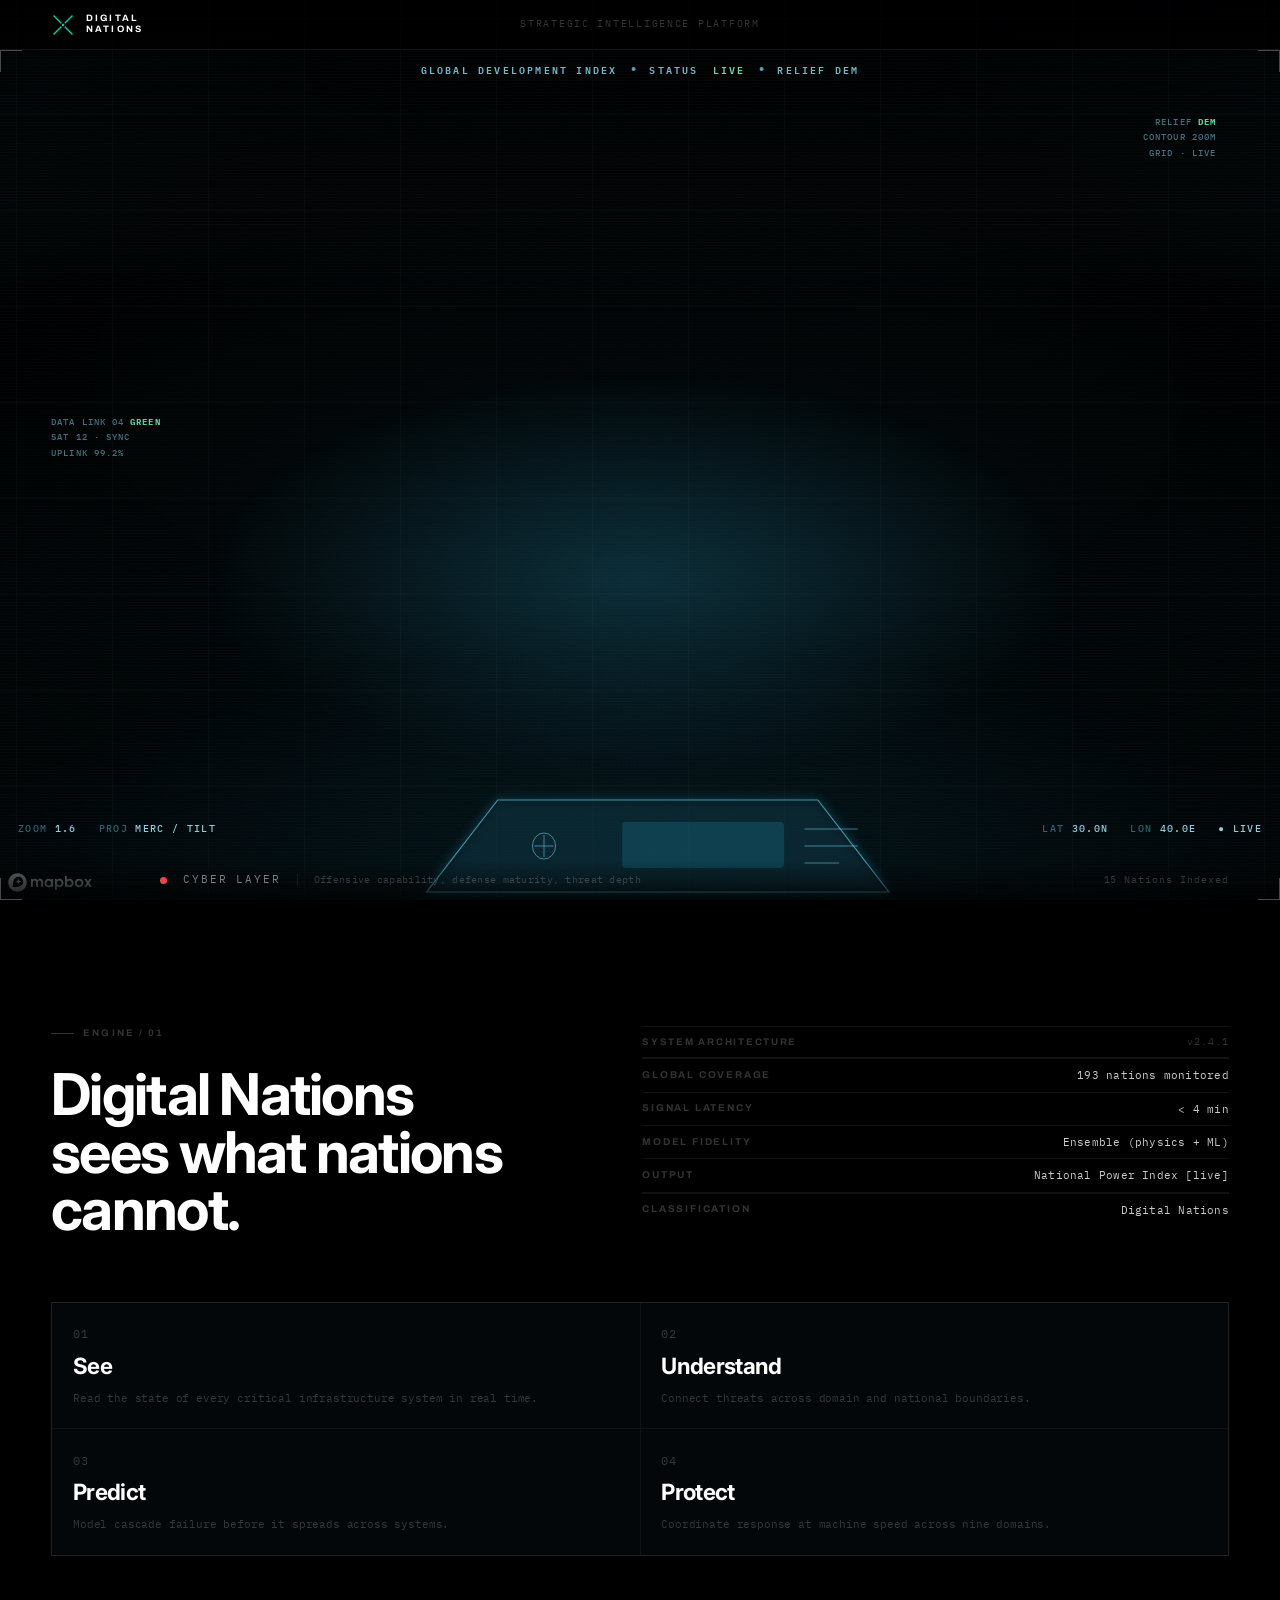
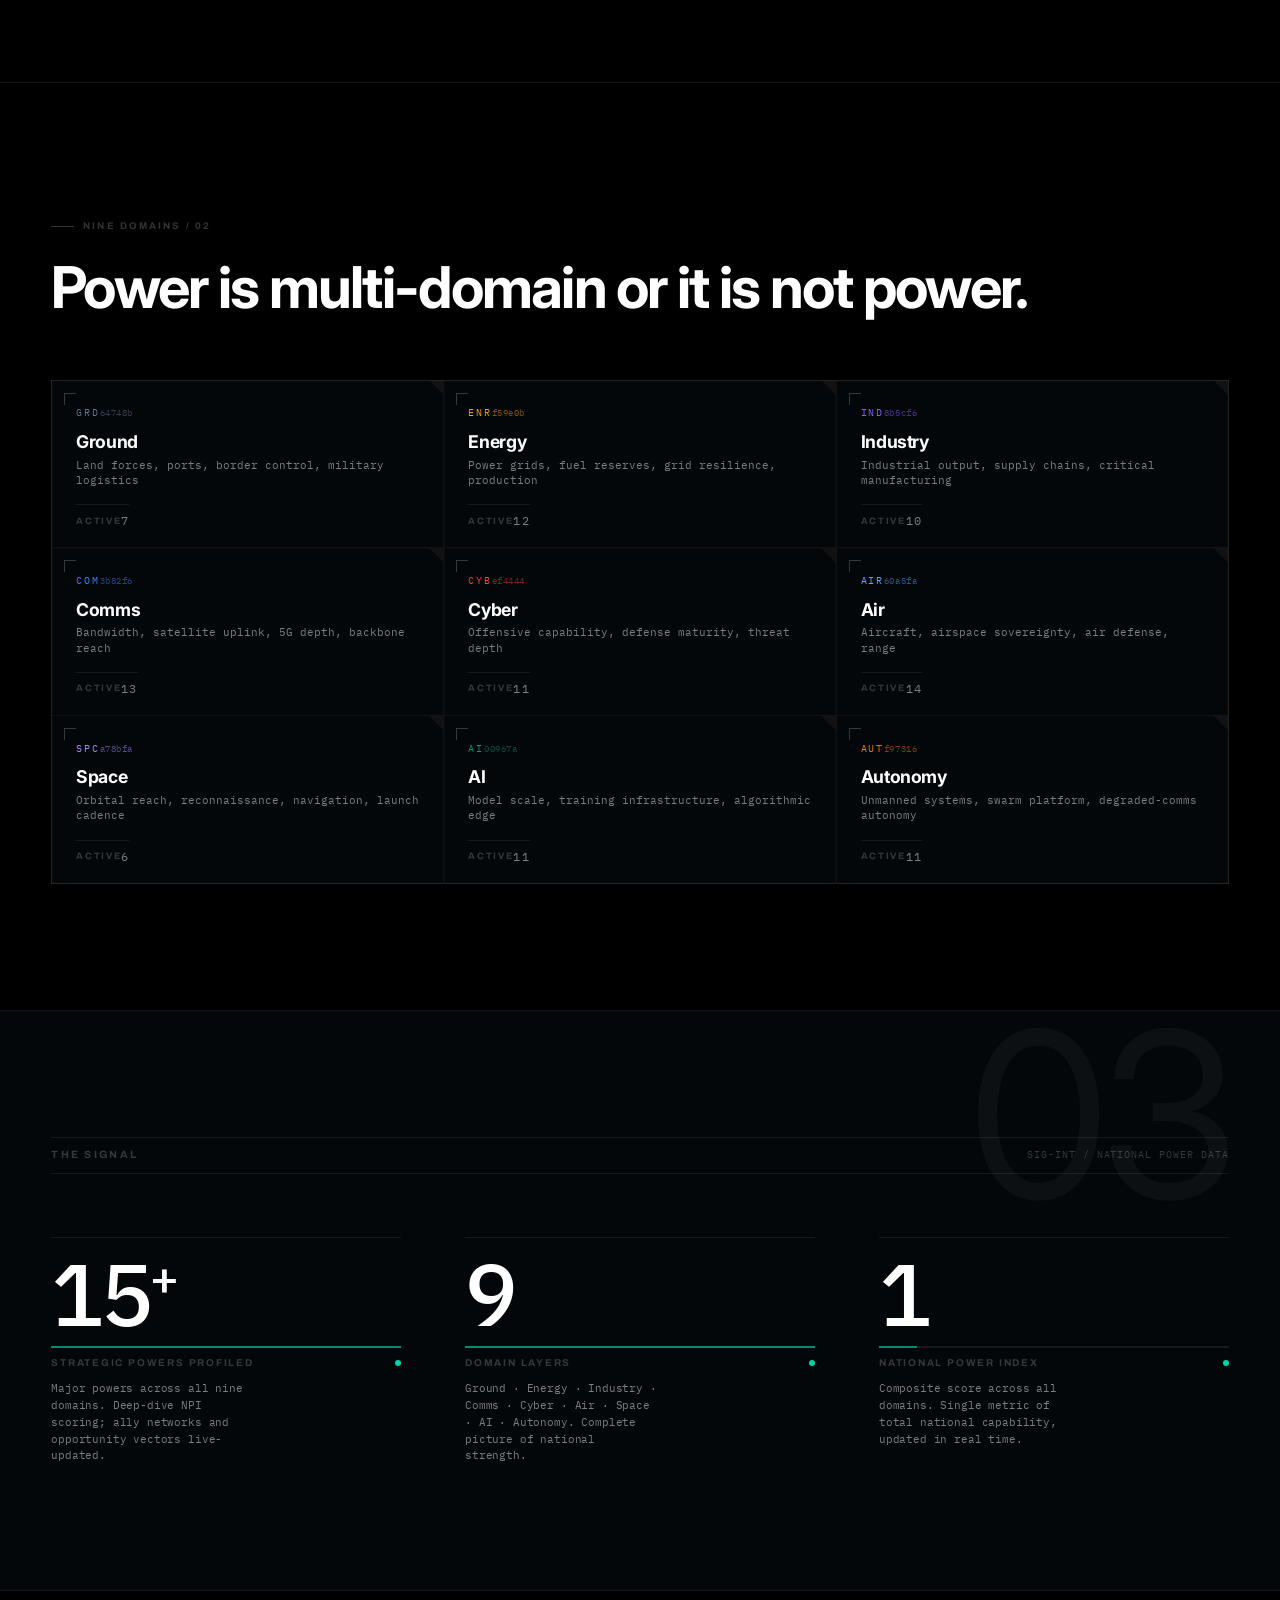
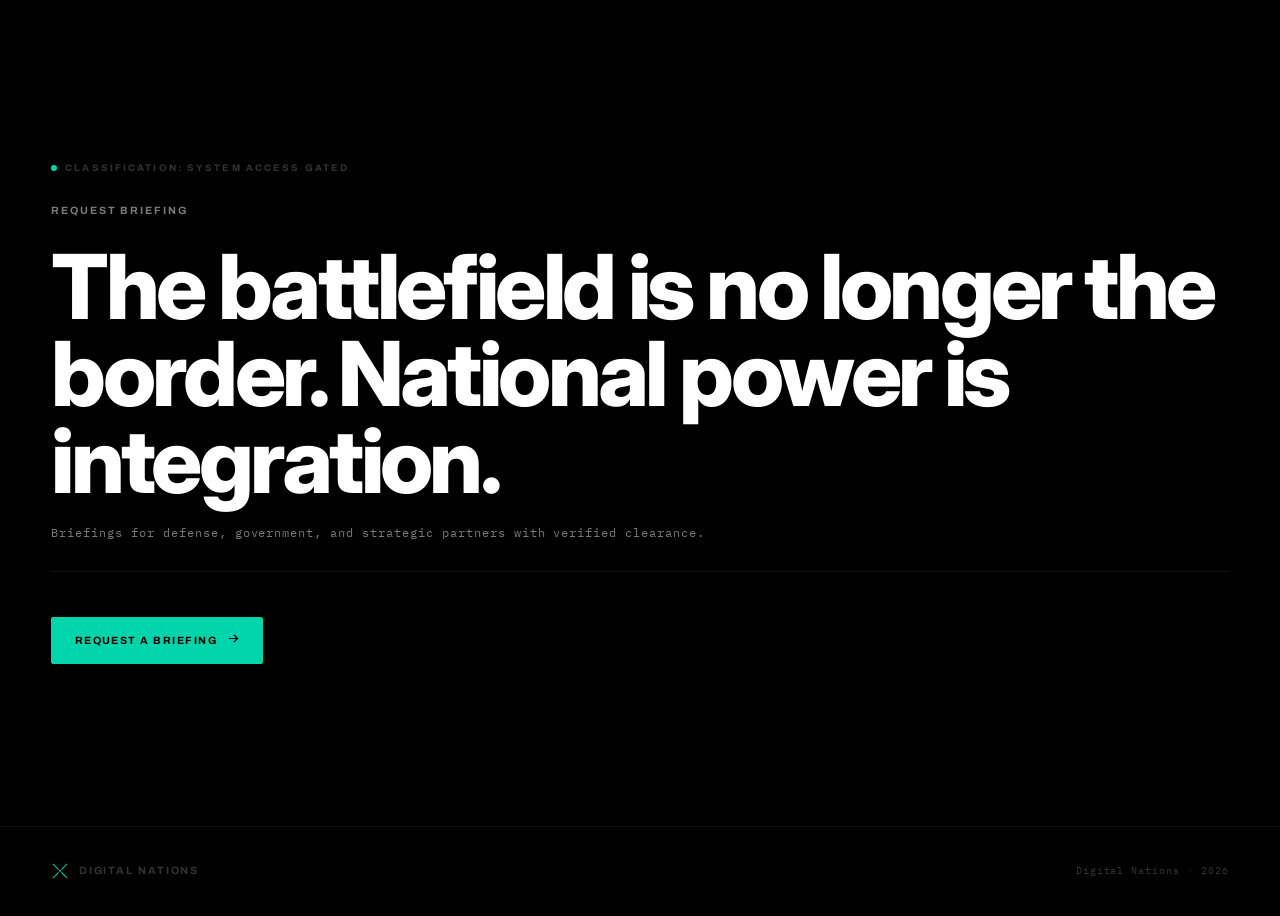
<file: index.html>
<!DOCTYPE html>
<html lang="en">
  <head>
    <meta charset="UTF-8" />
    <meta name="viewport" content="width=device-width, initial-scale=1.0" />
    <title>Digital Nations — Strategic Intelligence Platform</title>
    <meta name="description" content="The battlefield is no longer the border. Map the power of nations across nine domains of national strength." />
    <link rel="preconnect" href="https://fonts.googleapis.com" />
    <link rel="preconnect" href="https://fonts.gstatic.com" crossorigin />
    <link href="https://fonts.googleapis.com/css2?family=IBM+Plex+Mono:wght@400;500&family=Inter:ital,opsz,wght@0,14..32,400;0,14..32,500;0,14..32,600;0,14..32,700;0,14..32,800;1,14..32,400&family=Archivo:wght@600;700&display=swap" rel="stylesheet" />
    <script type="module" crossorigin src="/assets/digital-nations-DZZLbPoB.js"></script>
    <link rel="stylesheet" crossorigin href="/assets/digital-nations-CQ1mwUiU.css">
  </head>
  <body>
    <div id="dn-root"></div>
  </body>
</html>
</file>
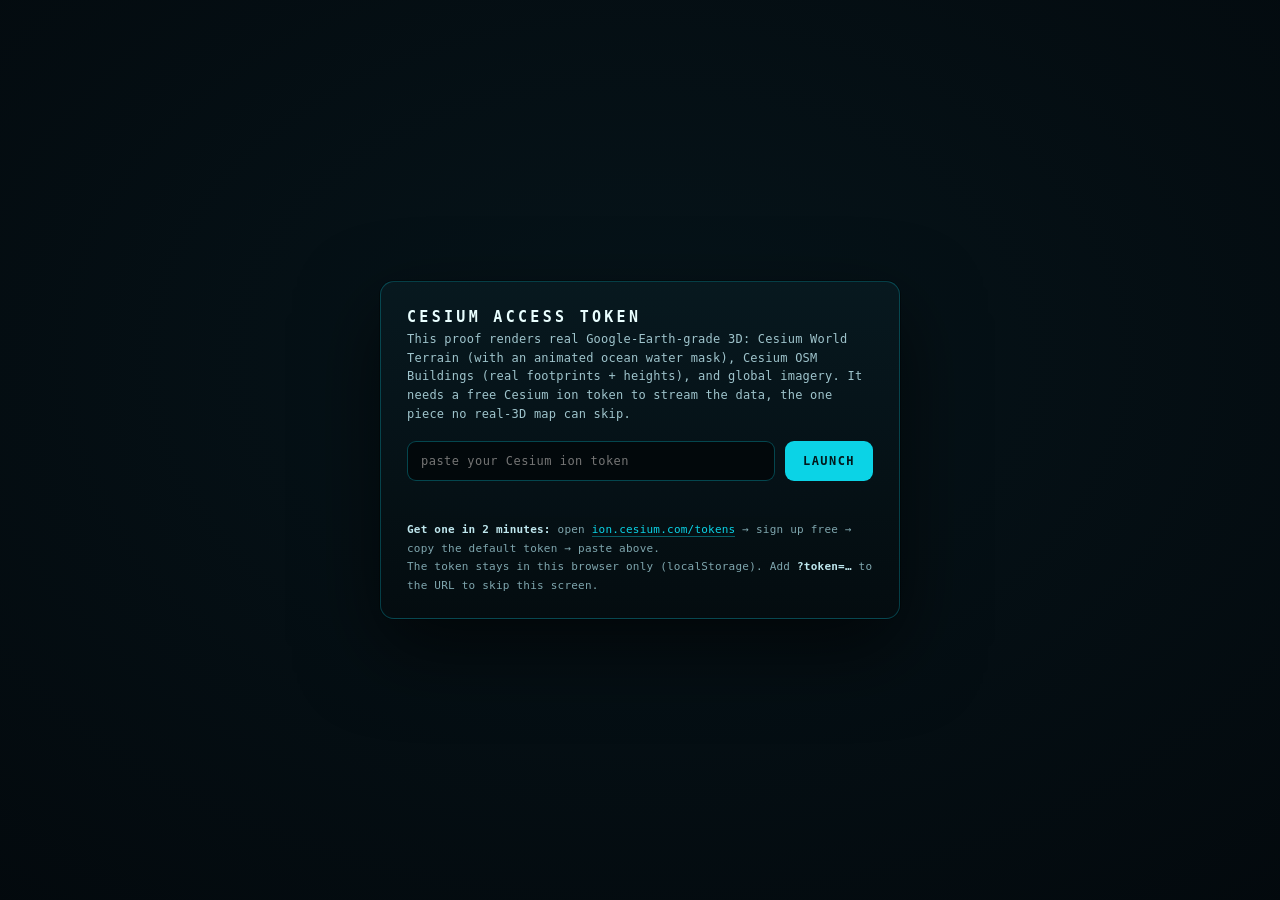
<file: cesium.html>
<!doctype html>
<html lang="en">
<head>
  <meta charset="utf-8" />
  <meta name="viewport" content="width=device-width, initial-scale=1, viewport-fit=cover" />
  <title>Digital Nations — Cesium Proof (real terrain, real waves, real buildings)</title>
  <!-- CesiumJS from the official CDN. CESIUM_BASE_URL must be set before the script loads. -->
  <script>window.CESIUM_BASE_URL = 'https://cesium.com/downloads/cesiumjs/releases/1.140/Build/Cesium/';</script>
  <link href="https://cesium.com/downloads/cesiumjs/releases/1.140/Build/Cesium/Widgets/widgets.css" rel="stylesheet" />
  <script src="https://cesium.com/downloads/cesiumjs/releases/1.140/Build/Cesium/Cesium.js"></script>
  <style>
    :root { --cyan:#0bd3e6; --ink:#03090d; }
    * { box-sizing:border-box; }
    html,body { margin:0; height:100%; background:var(--ink); color:#cfeaf0;
      font-family:"IBM Plex Mono", ui-monospace, SFMono-Regular, Menlo, monospace; overflow:hidden; }
    #cesiumContainer { position:fixed; inset:0; }
    /* Hide Cesium's default chrome so it reads as a command surface, not a demo widget. */
    .cesium-viewer-bottom, .cesium-viewer-animationContainer, .cesium-viewer-timelineContainer,
    .cesium-viewer-toolbar, .cesium-widget-credits { display:none !important; }
    .cesium-widget canvas { filter: contrast(1.04) saturate(0.92); }

    /* Holographic vignette + cyan grade, pointer-transparent so it never blocks the globe. */
    #grade { position:fixed; inset:0; pointer-events:none; z-index:5;
      background:
        radial-gradient(120% 90% at 50% 38%, rgba(11,211,230,0.06), rgba(3,9,13,0) 55%),
        radial-gradient(140% 120% at 50% 60%, rgba(3,9,13,0) 55%, rgba(3,9,13,0.72) 100%);
      mix-blend-mode:screen; }
    #scan { position:fixed; inset:0; pointer-events:none; z-index:6; opacity:0.05;
      background:repeating-linear-gradient(0deg, #0bd3e6 0 1px, transparent 1px 3px); }

    .hud { position:fixed; z-index:7; pointer-events:none; color:#bfe7ee;
      letter-spacing:0.18em; font-size:11px; text-transform:uppercase; opacity:0.85; }
    .hud.tl { top:18px; left:20px; }
    .hud.tr { top:18px; right:20px; text-align:right; }
    .hud b { color:var(--cyan); font-weight:600; }

    /* Token gate */
    #gate { position:fixed; inset:0; z-index:20; display:flex; align-items:center; justify-content:center;
      background:radial-gradient(80% 80% at 50% 40%, #06141a, #03090d); }
    .card { width:min(520px, 92vw); border:1px solid rgba(11,211,230,0.25);
      background:linear-gradient(180deg, rgba(8,26,32,0.9), rgba(4,12,16,0.92));
      border-radius:14px; padding:26px 26px 22px; box-shadow:0 0 0 1px rgba(0,0,0,0.4), 0 30px 80px rgba(0,0,0,0.6); }
    .card h1 { font-size:15px; letter-spacing:0.22em; margin:0 0 4px; color:#eaffff; }
    .card .sub { font-size:12px; line-height:1.55; color:#9fc4cc; margin:0 0 18px; letter-spacing:0.02em; text-transform:none; }
    .card a { color:var(--cyan); text-decoration:none; border-bottom:1px solid rgba(11,211,230,0.4); }
    .row { display:flex; gap:10px; }
    input { flex:1; background:#02080b; border:1px solid rgba(11,211,230,0.3); color:#dff6fa;
      padding:12px 13px; border-radius:9px; font-family:inherit; font-size:12px; letter-spacing:0.04em; outline:none; }
    input:focus { border-color:var(--cyan); box-shadow:0 0 0 3px rgba(11,211,230,0.12); }
    button { background:var(--cyan); color:#02181c; border:0; font-family:inherit; font-weight:700;
      letter-spacing:0.12em; padding:12px 18px; border-radius:9px; cursor:pointer; text-transform:uppercase; font-size:12px; }
    button:active { transform:translateY(1px); }
    .err { color:#ff7a7a; font-size:11px; margin-top:10px; min-height:14px; letter-spacing:0.02em; text-transform:none; }
    .steps { font-size:11px; color:#7fa6ae; margin-top:16px; line-height:1.7; letter-spacing:0.02em; text-transform:none; }
    .steps b { color:#bfe7ee; }
  </style>
</head>
<body>
  <div id="cesiumContainer"></div>
  <div id="grade"></div>
  <div id="scan"></div>
  <div class="hud tl">DIGITAL NATIONS · <b>CESIUM PROOF</b><br/>real terrain · real water · real buildings</div>
  <div class="hud tr" id="status">INITIALISING</div>

  <div id="gate">
    <div class="card">
      <h1>CESIUM ACCESS TOKEN</h1>
      <p class="sub">This proof renders real Google-Earth-grade 3D: Cesium World Terrain (with an animated ocean water mask), Cesium OSM Buildings (real footprints + heights), and global imagery. It needs a free Cesium ion token to stream the data, the one piece no real-3D map can skip.</p>
      <div class="row">
        <input id="tok" type="text" placeholder="paste your Cesium ion token" autocomplete="off" spellcheck="false" />
        <button id="go">Launch</button>
      </div>
      <div class="err" id="err"></div>
      <div class="steps">
        <b>Get one in 2 minutes:</b> open <a href="https://ion.cesium.com/tokens" target="_blank" rel="noopener">ion.cesium.com/tokens</a> → sign up free → copy the default token → paste above.<br/>
        The token stays in this browser only (localStorage). Add <b>?token=…</b> to the URL to skip this screen.
      </div>
    </div>
  </div>

  <script>
    const $ = (id) => document.getElementById(id);
    const status = (t) => { const s = $('status'); if (s) s.textContent = t; };

    async function boot(token) {
      try {
        $('err').textContent = '';
        status('AUTHENTICATING');
        Cesium.Ion.defaultAccessToken = token;

        // Real terrain WITH the water mask -> Cesium's native animated ocean (waves + sun/moon glint).
        const terrain = await Cesium.createWorldTerrainAsync({ requestWaterMask: true, requestVertexNormals: true });

        const viewer = new Cesium.Viewer('cesiumContainer', {
          terrainProvider: terrain,
          // COLUMBUS_VIEW = a FLAT tilted map (the holo-table), not a globe sphere,
          // with real terrain + buildings standing up on it.
          sceneMode: Cesium.SceneMode.COLUMBUS_VIEW,
          baseLayerPicker: false, geocoder: false, homeButton: false, sceneModePicker: false,
          navigationHelpButton: false, animation: false, timeline: false, fullscreenButton: false,
          infoBox: false, selectionIndicator: false, requestRenderMode: false,
        });

        // token was valid (createWorldTerrainAsync would have thrown otherwise) -> dismiss the gate
        localStorage.setItem('dn_cesium_token', token);
        $('gate').style.display = 'none';

        const scene = viewer.scene;
        scene.globe.enableLighting = true;          // real sun/terminator shading
        scene.globe.depthTestAgainstTerrain = true; // buildings sit on the ground, water occludes correctly
        scene.skyAtmosphere.show = true;
        scene.fog.enabled = true;
        scene.highDynamicRange = true;
        // Dusk light so the water glints and ridges rake — the holo-table mood.
        viewer.clock.currentTime = Cesium.JulianDate.fromIso8601('2026-06-26T15:30:00Z');
        // Advance the clock so the ocean water mask animates (it was frozen before).
        // requestRenderMode:false already redraws every frame (scrolls the wave
        // normals); shouldAnimate keeps the sim clock live too. Natural speed so the
        // sun does not race across the terrain.
        viewer.clock.shouldAnimate = true;

        status('STREAMING TERRAIN');
        // Real photoreal 3D buildings (global OSM footprints + heights).
        try {
          const osm = await Cesium.createOsmBuildingsAsync();
          scene.primitives.add(osm);
        } catch (e) { /* buildings optional; terrain + water still prove the point */ }

        // Sit over the Levant coast: sea on one side (animated water), mountains + cities on the other.
        viewer.camera.flyTo({
          destination: Cesium.Cartesian3.fromDegrees(35.35, 33.55, 90000),
          orientation: { heading: Cesium.Math.toRadians(35), pitch: Cesium.Math.toRadians(-32), roll: 0 },
          duration: 3.0,
        });
        status('LIVE · BEIRUT COAST');
      } catch (e) {
        // Most common: bad/expired token -> show the gate again with a clear message.
        $('gate').style.display = 'flex';
        $('err').textContent = (String(e).includes('401') || String(e).toLowerCase().includes('token'))
          ? 'That token was rejected. Copy the default token from ion.cesium.com/tokens and try again.'
          : ('Failed to start: ' + (e && e.message ? e.message : e));
        status('TOKEN REQUIRED');
      }
    }

    // URL ?token= or saved token skips the gate.
    const urlToken = new URLSearchParams(location.search).get('token');
    const saved = localStorage.getItem('dn_cesium_token');
    if (urlToken) boot(urlToken.trim());
    else if (saved) boot(saved);

    $('go').addEventListener('click', () => {
      const t = $('tok').value.trim();
      if (t) boot(t); else $('err').textContent = 'Paste a token first.';
    });
    $('tok').addEventListener('keydown', (e) => { if (e.key === 'Enter') $('go').click(); });
  </script>
</body>
</html>
</file>
<file: assets/digital-nations-CQ1mwUiU.css>
:root{--nav-h:50px;--void:#000;--abyss:#04070a;--panel:#060c10;--glass:#ffffff0a;--wire:#ffffff12;--wire-2:#ffffff21;--ghost:#fff3;--dim:#ffffff7a;--text:#fffc;--bright:#fff;--accent:#00d4aa;--accent-sel:#00d4aa40;--d-ground:#64748b;--d-energy:#f59e0b;--d-industry:#8b5cf6;--d-comms:#3b82f6;--d-cyber:#ef4444;--d-air:#60a5fa;--d-space:#a78bfa;--d-ai:#00967a;--d-auto:#f97316;--sans:"Inter", system-ui, sans-serif;--label:"Archivo", "Inter", system-ui, sans-serif;--mono:"IBM Plex Mono", "Courier New", monospace;--fs-hero:clamp(2.8rem, 7vw, 6.6rem);--fs-h2:clamp(2rem, 4.5vw, 4rem);--fs-h3:clamp(1.1rem, 1.6vw, 1.5rem);--fs-stat:clamp(2.8rem, 7vw, 5.5rem);--fs-label:.66rem;--fs-label-s:.6rem;--fs-mono:.72rem;--fs-mono-s:.6rem;--fs-data:2.4rem;--track-display:-.03em;--track-hero:-.04em;--track-label:.18em;--track-label-s:.22em;--track-mono:.1em;--mx:clamp(1.2rem, 4vw, 5rem);--cols:12;--gap-col:1.125rem;--gap-row:1.25rem;--notch:14px;--notch-media:60px;--dur-fast:.25s;--dur:.3s;--dur-slow:.5s;--ease:cubic-bezier(.215, .62, .34, 1);--ease-out:ease-out}@media (prefers-reduced-motion:reduce){*,:before,:after{transition-duration:.01ms!important;animation:none!important}}.reveal{opacity:0;transition:opacity var(--dur-slow) var(--ease), transform var(--dur-slow) var(--ease);transform:translateY(20px)}.reveal.is-in{opacity:1;transform:none}*{box-sizing:border-box;margin:0;padding:0}html{-webkit-font-smoothing:antialiased;text-rendering:optimizelegibility;background:var(--void);scroll-behavior:smooth;font-size:16px}body{background:var(--void);color:var(--text);font-family:var(--sans);letter-spacing:-.01em;font-weight:400;line-height:1.5;overflow-x:clip}::selection{background:var(--accent-sel);color:var(--bright)}img,video{max-width:100%;display:block}a{color:inherit;text-decoration:none}body:after{content:"";z-index:999;pointer-events:none;opacity:.04;mix-blend-mode:overlay;background-image:url("data:image/svg+xml,%3Csvg xmlns='http://www.w3.org/2000/svg' width='160' height='160'%3E%3Cfilter id='n'%3E%3CfeTurbulence type='fractalNoise' baseFrequency='0.85' numOctaves='2'/%3E%3C/filter%3E%3Crect width='100%25' height='100%25' filter='url(%23n)'/%3E%3C/svg%3E");position:fixed;inset:0}.dn-nav{z-index:100;height:var(--nav-h);padding-inline:var(--mx);-webkit-backdrop-filter:blur(24px);border-bottom:1px solid var(--wire);background:#000000d1;justify-content:space-between;align-items:center;gap:1rem;display:flex;position:fixed;inset:0 0 auto}.dn-nav__logo{align-items:center;gap:.7rem;display:flex}.dn-nav__x{width:24px;height:24px;color:var(--accent);flex-shrink:0}.dn-nav__name{flex-direction:column;gap:.1rem;line-height:1;display:flex}.dn-nav__name span{font-family:var(--label);text-transform:uppercase;letter-spacing:var(--track-label-s);color:var(--bright);font-size:.58rem;font-weight:700}.dn-nav__class{font-family:var(--mono);font-size:var(--fs-mono-s);letter-spacing:var(--track-label);color:var(--ghost);text-transform:uppercase;position:absolute;left:50%;transform:translate(-50%)}@media (width<=700px){.dn-nav__class{display:none}}.dn-stage{height:100svh;position:relative;overflow:hidden}.dn-map{z-index:0;width:100%;height:100%;position:absolute;inset:0}.dn-holo{z-index:1;pointer-events:none;background:radial-gradient(125% 92% at 50% 42%,#0000 34%,#01070a80 68%,#000000fa 100%),radial-gradient(92% 52% at 50% 104%,#22b4e029,#0000 62%),linear-gradient(#000000b3 0%,#0000 26%);position:absolute;inset:0}.dn-bloom,.dn-holo,.dn-scan{transition:opacity .45s}.dn-stage--detail .dn-bloom{opacity:.12}.dn-stage--detail .dn-holo{opacity:.3}.dn-stage--detail .dn-scan{opacity:.1}.dn-bloom{z-index:1;pointer-events:none;mix-blend-mode:screen;background:radial-gradient(48% 32% at 50% 64%,#36c8f52e,#0000 70%),radial-gradient(84% 60% at 50% 66%,#1e96c812,#0000 82%);position:absolute;inset:0}.dn-scan{z-index:2;pointer-events:none;opacity:.3;background-image:repeating-linear-gradient(0deg,#78e1ff0d 0 1px,#0000 1px 3px);position:absolute;inset:0}.dn-scan:after{content:"";background:linear-gradient(#0000,#5adcff0f 60%,#0000);height:38%;animation:6.5s linear infinite dn-sweep;position:absolute;left:0;right:0}@keyframes dn-sweep{0%{top:-40%}to{top:100%}}@media (prefers-reduced-motion:reduce){.dn-scan:after{opacity:0;animation:none}}.dn-mask{pointer-events:none;z-index:2;width:100%;height:100%;position:absolute;inset:0}.dn-mask__fill{fill:#02070b}.dn-mask__rim{fill:none;stroke:#7aeaffd9;stroke-width:2.4px;stroke-linejoin:round;filter:drop-shadow(0 0 7px #4ed0ff99)}.dn-tank{z-index:3;pointer-events:none;position:absolute;inset:0}.dn-tank svg{width:100%;height:100%;display:block}.dn-tank .matte{fill:#010609f7;filter:drop-shadow(0 0 26px #010609f2)}.dn-tank .rim{fill:none;stroke:#60e4ffd9;stroke-width:1.6px;vector-effect:non-scaling-stroke;filter:drop-shadow(0 0 6px #38ceffb3)}.dn-tank .rim--canopy{stroke:#60e4ff57;stroke-width:1.2px;filter:drop-shadow(0 0 5px #38ceff59)}.dn-tank .rim--accent{stroke:#ffb040b3;stroke-width:1.4px;filter:drop-shadow(0 0 5px #ff962880)}.dn-tank .strut{stroke:#60e4ff47;stroke-width:1px;vector-effect:non-scaling-stroke}.dn-tank .console{fill:#06161c8c;stroke:#60e4ff99;stroke-width:1.2px;vector-effect:non-scaling-stroke;filter:drop-shadow(0 0 6px #38ceff66)}.dn-tank .console-detail{fill:none;stroke:#78e6ff80;stroke-width:1px;vector-effect:non-scaling-stroke}.dn-tank .console-screen{fill:#28b4dc2e}.dn-canopy-strip{top:calc(var(--nav-h) + 14px);z-index:6;pointer-events:none;font:600 10px/1 var(--mono,ui-monospace, monospace);letter-spacing:.22em;color:#96ebffc7;white-space:nowrap;align-items:center;gap:14px;display:flex;position:absolute;left:50%;transform:translate(-50%)}.dn-canopy-strip i{background:#78e6ffb3;border-radius:50%;width:4px;height:4px;display:inline-block}.dn-canopy-strip b{color:#78ffc8d9;font-weight:600}.dn-readout{z-index:6;pointer-events:none;font:500 9.5px/1.5 var(--mono,ui-monospace, monospace);letter-spacing:.14em;color:#8ce1fa9e;text-transform:uppercase;position:absolute}.dn-readout--br{text-align:right;bottom:64px;right:18px}.dn-readout--bl{bottom:64px;left:18px}.dn-readout .k{color:#78e6ff66}.dn-readout .v{color:#aaf0ffd9}.dn-callout{pointer-events:none;flex-direction:column;align-items:center;display:flex}.dn-callout__box{font:700 8.5px/1 var(--mono,ui-monospace, monospace);letter-spacing:.05em;white-space:nowrap;background:#04121899;border:1px solid #78e6ff73;align-items:center;gap:5px;padding:2.5px 6px;display:flex;box-shadow:0 0 10px #28b4e62e}.dn-callout__box b{color:#aff6fff5}.dn-callout__box .t{color:#78c8e18c;font-weight:600}.dn-callout__box .v{color:#ffc86ef5}.dn-callout__line{background:linear-gradient(#78e6ff2e,#78e6ffb3);width:1px;height:30px}.dn-dome-data{z-index:4;pointer-events:none;top:calc(var(--nav-h) + 64px);font:500 9px/1.7 var(--mono,ui-monospace, monospace);letter-spacing:.12em;color:#87dcf580;text-transform:uppercase;position:absolute}.dn-dome-data b{color:#78ffc8cc}.dn-dome-data--l{text-align:left;top:46%;left:4%}.dn-dome-data--r{text-align:right;right:5%}.dn-arc{z-index:7;pointer-events:none;will-change:transform;position:absolute;top:0;left:0}.dn-arc svg{filter:drop-shadow(0 0 7px #28beeb8c);overflow:visible}.dn-arc__guide{fill:none;stroke:#78e6ff73;stroke-width:1.4px}.dn-arc__abbr{font:700 9px/1 var(--mono,ui-monospace, monospace);text-anchor:middle;dominant-baseline:middle;letter-spacing:.03em}.dn-arc__val{font:700 9px/1 var(--mono,ui-monospace, monospace);fill:#def8fff5;text-anchor:middle;dominant-baseline:middle}.dn-arc__name{font:800 13px/1 var(--mono,ui-monospace, monospace);fill:#caf8fff7;text-anchor:middle;letter-spacing:.12em}.dn-arc__id{font:600 8.5px/1 var(--mono,ui-monospace, monospace);fill:#82d2ebb8;text-anchor:middle;letter-spacing:.13em}.dn-grid{z-index:2;pointer-events:none;background-image:linear-gradient(#ffffff06 1px,#0000 1px),linear-gradient(90deg,#ffffff06 1px,#0000 1px);background-position:50%;background-size:96px 96px;position:absolute;inset:0}.dn-corner{z-index:6;pointer-events:none;width:22px;height:22px;position:absolute}.dn-corner--tl{top:var(--nav-h);border-top:1px solid #ffffff47;border-left:1px solid #ffffff47;left:0}.dn-corner--tr{top:var(--nav-h);border-top:1px solid #ffffff47;border-right:1px solid #ffffff47;right:0}.dn-corner--bl{border-bottom:1px solid #ffffff47;border-left:1px solid #ffffff47;bottom:0;left:0}.dn-corner--br{border-bottom:1px solid #ffffff47;border-right:1px solid #ffffff47;bottom:0;right:0}.dn-layers{top:var(--nav-h);z-index:5;scrollbar-width:none;background:linear-gradient(90deg,#000000c7 0%,#0000 100%);flex-direction:column;width:160px;padding:1rem 0;display:flex;position:absolute;bottom:0;left:0;overflow-y:auto}.dn-layers::-webkit-scrollbar{display:none}.dn-layers__head{font-family:var(--mono);letter-spacing:var(--track-label-s);color:var(--ghost);text-transform:uppercase;border-bottom:1px solid var(--wire);margin-bottom:.5rem;padding:0 1rem .8rem;font-size:.58rem}.dn-layer{cursor:pointer;text-align:left;transition:background var(--dur-fast) var(--ease-out);background:0 0;border:none;align-items:center;gap:.6rem;padding:.52rem 1rem;display:flex}.dn-layer:hover{background:#ffffff0d}.dn-layer--active{background:#ffffff0f}.dn-layer__dot{background:var(--lc,#ffffff4d);border-radius:50%;flex-shrink:0;width:6px;height:6px}.dn-layer__label{font-family:var(--label);text-transform:uppercase;letter-spacing:.14em;font-weight:700;font-size:var(--fs-label);color:var(--dim);transition:color var(--dur-fast) var(--ease-out)}.dn-layer--active .dn-layer__label{color:var(--bright)}.dn-layer:hover .dn-layer__label{color:var(--text)}.dn-strip{z-index:5;padding:.75rem var(--mx) .75rem 160px;pointer-events:none;background:linear-gradient(#0000 0%,#000000b8 100%);align-items:center;gap:1rem;display:flex;position:absolute;bottom:0;left:0;right:0}.dn-strip__dot{border-radius:50%;flex-shrink:0;width:7px;height:7px}.dn-strip__name{font-family:var(--mono);font-size:var(--fs-label);letter-spacing:var(--track-label);color:var(--dim);text-transform:uppercase;white-space:nowrap}.dn-strip__sep{background:var(--wire);flex-shrink:0;width:1px;height:12px}.dn-strip__desc{font-family:var(--mono);font-size:var(--fs-mono-s);color:var(--ghost);letter-spacing:.03em;white-space:nowrap;text-overflow:ellipsis;overflow:hidden}.dn-strip__count{font-family:var(--mono);font-size:var(--fs-mono-s);color:var(--ghost);letter-spacing:var(--track-mono);white-space:nowrap;margin-left:auto}@media (width<=700px){.dn-strip{padding-left:1rem}.dn-strip__desc,.dn-strip__count{display:none}}.dn-panel{top:var(--nav-h);z-index:10;-webkit-backdrop-filter:blur(20px);border-left:1px solid var(--wire);scrollbar-width:none;background:#04080cf0;flex-direction:column;gap:0;width:340px;animation:.38s cubic-bezier(.22,1,.36,1) forwards panelIn;display:flex;position:absolute;bottom:0;right:0;overflow-y:auto}.dn-panel::-webkit-scrollbar{display:none}@keyframes panelIn{0%{opacity:0;transform:translate(20px)}to{opacity:1;transform:translate(0)}}.dn-panel__head{border-bottom:1px solid var(--wire);justify-content:space-between;align-items:flex-start;gap:.5rem;padding:1.2rem 1.2rem 1rem;display:flex}.dn-panel__tag{font-family:var(--label);font-weight:700;font-size:var(--fs-label-s);letter-spacing:var(--track-label-s);color:var(--accent);text-transform:uppercase;margin-bottom:.4rem}.dn-panel__name{font-family:var(--label);letter-spacing:.06em;color:var(--bright);text-transform:uppercase;font-size:1.05rem;font-weight:700;line-height:1.1}.dn-panel__id{font-family:var(--mono);font-size:var(--fs-mono-s);color:var(--ghost);letter-spacing:var(--track-mono);margin-top:.3rem}.dn-panel__close{border:1px solid var(--wire);cursor:pointer;width:28px;height:28px;color:var(--dim);transition:border-color var(--dur-fast) var(--ease-out), color var(--dur-fast) var(--ease-out);background:0 0;border-radius:2px;flex-shrink:0;justify-content:center;align-items:center;display:flex}.dn-panel__close:hover{border-color:var(--wire-2);color:var(--bright)}.dn-panel__close svg{width:12px;height:12px}.dn-panel__npi{border-bottom:1px solid var(--wire);background:#ffffff05;align-items:baseline;gap:.6rem;padding:1rem 1.2rem;display:flex;position:relative;overflow:hidden}.dn-panel__npi-x{opacity:.04;pointer-events:none;width:80px;height:80px;color:var(--bright);position:absolute;top:50%;right:1.2rem;transform:translateY(-50%)}.dn-panel__npi-x svg{width:100%;height:100%}.dn-panel__npi-val{font-family:var(--mono);font-weight:500;font-size:var(--fs-data);color:var(--bright);letter-spacing:-.03em;z-index:1;line-height:1;position:relative}.dn-panel__npi-label{font-family:var(--label);font-weight:700;font-size:var(--fs-label-s);letter-spacing:var(--track-label-s);color:var(--ghost);text-transform:uppercase;z-index:1;position:relative}.dn-panel__section-label{font-family:var(--label);letter-spacing:var(--track-label-s);text-transform:uppercase;color:var(--ghost);justify-content:space-between;align-items:center;margin-bottom:.75rem;font-size:.56rem;font-weight:700;display:flex}.dn-panel__section-tag{font-family:var(--mono);font-size:var(--fs-mono-s);letter-spacing:var(--track-mono);color:var(--ghost);text-transform:uppercase}.dn-panel__intel{border-bottom:1px solid var(--wire);flex-direction:column;gap:.5rem;padding:.9rem 1.2rem;display:flex}.dn-panel__intel-row{border-top:1px solid var(--wire);align-items:center;gap:.5rem;padding-top:.45rem;display:flex}.dn-panel__intel-abbr{font-family:var(--mono);font-size:var(--fs-mono-s);letter-spacing:.08em;flex-shrink:0;width:28px}.dn-panel__intel-bar{background:var(--wire);flex:1;height:2px;overflow:hidden}.dn-panel__intel-fill{height:100%;transition:width .6s cubic-bezier(.22,1,.36,1)}.dn-panel__intel-val{font-family:var(--mono);font-size:var(--fs-mono-s);color:var(--text);letter-spacing:var(--track-mono);text-align:right;flex-shrink:0;width:24px}.dn-panel__intel--context .dn-panel__context{font-family:var(--mono);color:var(--dim);max-height:4.5em;font-size:.7rem;line-height:1.5;overflow:hidden}.dn-panel__opp{border-top:1px solid var(--wire);padding-top:.45rem}.dn-panel__opp-text{font-family:var(--mono);color:var(--text);letter-spacing:.02em;font-size:.68rem;line-height:1.5}.dn-panel__opp-pending{font-family:var(--mono);font-size:var(--fs-mono-s);color:var(--ghost);letter-spacing:var(--track-mono);text-transform:uppercase}.dn-panel__layers{border-bottom:1px solid var(--wire);flex-direction:column;gap:.65rem;padding:1rem 1.2rem;display:flex}.dn-panel__layer-head{align-items:center;gap:.5rem;display:flex}.dn-panel__layer-abbr{font-family:var(--mono);font-size:var(--fs-mono-s);letter-spacing:.08em;flex-shrink:0;width:26px}.dn-panel__layer-label{font-size:var(--fs-mono);color:var(--dim);letter-spacing:.01em;flex:1}.dn-panel__layer--active .dn-panel__layer-label{color:var(--text)}.dn-panel__layer-val{font-family:var(--mono);color:var(--text);letter-spacing:.04em;text-align:right;width:26px;font-size:.7rem}.dn-gauge{background:#ffffff12;height:2px;margin-top:5px;overflow:hidden}.dn-gauge__fill{height:100%;transition:width .6s cubic-bezier(.22,1,.36,1)}.dn-panel__allies{border-bottom:1px solid var(--wire);padding:1rem 1.2rem}.dn-panel__ally-row{flex-wrap:wrap;gap:.4rem;display:flex}.dn-panel__ally{font-family:var(--mono);font-size:var(--fs-mono-s);letter-spacing:.06em;color:var(--dim);border:1px solid var(--wire);border-radius:2px;padding:.22rem .5rem}.dn-panel__foot{font-family:var(--mono);font-size:var(--fs-mono-s);letter-spacing:var(--track-mono);color:var(--ghost);text-transform:uppercase;border-top:1px solid var(--wire);margin-top:auto;padding:.8rem 1.2rem}@media (width<=600px){.dn-panel{width:100%}}.dn-wrap{width:100%;max-width:1640px;padding-inline:var(--mx);margin:0 auto}.dn-kicker{font-family:var(--label);text-transform:uppercase;letter-spacing:var(--track-label-s);font-weight:700;font-size:var(--fs-label-s);color:var(--ghost);align-items:center;gap:.6rem;display:inline-flex}.dn-kicker:before{content:"";background:var(--ghost);width:1.4rem;height:1px}.dn-h1{font-family:var(--sans);letter-spacing:var(--track-hero);font-weight:800;line-height:.97;font-size:var(--fs-hero);color:var(--bright)}.dn-h2{font-family:var(--sans);letter-spacing:var(--track-display);font-weight:700;line-height:1;font-size:var(--fs-h2);color:var(--bright)}.dn-h3{font-family:var(--sans);letter-spacing:-.02em;font-weight:600;line-height:1.05;font-size:var(--fs-h3);color:var(--bright)}.dn-mt-s{margin-top:.9rem}.dn-mt-m{margin-top:1.6rem}.dn-mt-l{margin-top:clamp(2rem,5vh,3.5rem)}.dn-engine{border-bottom:1px solid var(--wire);background:var(--void);padding-block:clamp(6rem,14vh,12rem)}.dn-engine__header{grid-template-columns:1fr 1.2fr;align-items:start;gap:clamp(3rem,8vw,8rem);margin-bottom:clamp(3rem,7vh,6rem);display:grid}@media (width<=900px){.dn-engine__header{grid-template-columns:1fr}}.dn-engine__header-left,.dn-engine__hud{flex-direction:column;display:flex}.dn-hud__line{background:var(--wire);height:1px}.dn-hud__line--top{margin-bottom:0}.dn-hud__title-row{justify-content:space-between;align-items:center;padding:.5rem 0;display:flex}.dn-hud__title{font-family:var(--label);font-weight:700;font-size:var(--fs-label-s);letter-spacing:var(--track-label);text-transform:uppercase;color:var(--ghost)}.dn-hud__ver{font-family:var(--mono);font-size:var(--fs-mono-s);color:var(--ghost);letter-spacing:var(--track-mono)}.dn-hud__rows{flex-direction:column;display:flex}.dn-hud__row,.dn-hud__class-row{border-top:1px solid var(--wire);justify-content:space-between;align-items:center;padding:.5rem 0;display:flex}.dn-hud__row-label{font-family:var(--label);letter-spacing:var(--track-label);text-transform:uppercase;color:var(--ghost);font-size:.62rem;font-weight:700}.dn-hud__row-val{font-family:var(--mono);color:var(--text);letter-spacing:.02em;font-size:.68rem}.dn-engine__grid{margin-top:0}.dn-engine__moves{background:var(--wire);border:1px solid var(--wire);grid-template-columns:1fr 1fr;gap:1px;display:grid}.dn-move{background:var(--abyss);transition:background var(--dur) var(--ease-out);padding:1.4rem 1.3rem}.dn-move:hover{background:var(--panel)}.dn-move__n{font-family:var(--mono);font-size:var(--fs-mono);color:var(--ghost);letter-spacing:var(--track-mono)}.dn-move__t{font-family:var(--sans);letter-spacing:var(--track-display);color:var(--bright);margin-top:.4rem;font-size:1.4rem;font-weight:700}.dn-move__d{font-family:var(--mono);color:var(--ghost);margin-top:.45rem;font-size:.7rem;line-height:1.45}.dn-engine__link{font-family:var(--label);text-transform:uppercase;letter-spacing:.16em;color:var(--accent);transition:gap var(--dur-fast) var(--ease-out);align-self:flex-end;align-items:center;gap:.6rem;margin-top:clamp(1.8rem,4vh,3rem);font-size:.68rem;font-weight:700;display:inline-flex}.dn-engine__link:hover{gap:1rem}.dn-domains{border-bottom:1px solid var(--wire);background:var(--void);padding-block:clamp(6rem,14vh,12rem)}.dn-domains__header{margin-bottom:clamp(3rem,7vh,5rem)}.dn-domains__grid{background:var(--wire);border:1px solid var(--wire);grid-template-columns:repeat(3,1fr);gap:1px;display:grid}@media (width<=960px){.dn-domains__grid{grid-template-columns:repeat(2,1fr)}}@media (width<=560px){.dn-domains__grid{grid-template-columns:1fr}}.dn-domain-card{background:var(--abyss);cursor:pointer;text-align:left;transition:background var(--dur) var(--ease-out);clip-path:polygon(0 0, calc(100% - var(--notch)) 0, 100% var(--notch), 100% 100%, 0 100%);border:none;flex-direction:column;gap:.4rem;padding:1.6rem 1.5rem 1.2rem;display:flex;position:relative}.dn-domain-card:hover{background:var(--panel)}.dn-domain-card__corner{pointer-events:none;border-top:1px solid #fff3;border-left:1px solid #fff3;width:12px;height:12px;position:absolute;top:.75rem;left:.75rem}.dn-domain-card__top{justify-content:space-between;align-items:center;margin-bottom:.4rem;display:flex}.dn-domain-card__abbr{font-family:var(--mono);letter-spacing:var(--track-label);font-size:.62rem;font-weight:400}.dn-domain-card__hex{font-family:var(--mono);letter-spacing:.06em;opacity:.5;font-size:.56rem}.dn-domain-card__name{font-family:var(--sans);letter-spacing:-.02em;color:var(--bright);font-size:1.1rem;font-weight:700;line-height:1.1}.dn-domain-card__desc{font-family:var(--mono);color:var(--dim);max-height:2.8em;font-size:.68rem;line-height:1.4;overflow:hidden}.dn-domain-card__foot{border-top:1px solid var(--wire);justify-content:space-between;align-items:center;margin-top:.6rem;padding-top:.5rem;display:flex}.dn-domain-card__foot-label{font-family:var(--label);letter-spacing:var(--track-label);text-transform:uppercase;color:var(--ghost);font-size:.58rem;font-weight:700}.dn-domain-card__foot-count{font-family:var(--mono);font-size:var(--fs-mono);color:var(--dim);letter-spacing:var(--track-mono);transition:color var(--dur-fast) var(--ease-out)}.dn-domain-card:hover .dn-domain-card__foot-count{color:var(--accent)}.dn-signal{border-bottom:1px solid var(--wire);background:var(--abyss);padding-block:clamp(6rem,14vh,12rem);position:relative;overflow:hidden}.dn-signal__ghost{top:0;right:var(--mx);font-family:var(--sans);color:#ffffff0a;pointer-events:none;-webkit-user-select:none;user-select:none;letter-spacing:-.04em;font-size:clamp(8rem,18vw,16rem);font-weight:400;line-height:.9;position:absolute}.dn-signal__head{border-top:1px solid var(--wire);border-bottom:1px solid var(--wire);justify-content:space-between;align-items:center;margin-bottom:clamp(3rem,7vh,5rem);padding:.6rem 0;display:flex}.dn-signal__head-left{font-family:var(--label);font-weight:700;font-size:var(--fs-label);letter-spacing:var(--track-label-s);text-transform:uppercase;color:var(--ghost)}.dn-signal__head-right{font-family:var(--mono);font-size:var(--fs-mono-s);letter-spacing:var(--track-mono);color:var(--ghost);text-transform:uppercase}.dn-signal__stats{grid-template-columns:repeat(3,1fr);align-items:start;gap:clamp(2rem,5vw,4rem);display:grid}@media (width<=720px){.dn-signal__stats{grid-template-columns:1fr;gap:2.5rem}}.dn-stat{flex-direction:column;display:flex}.dn-stat__line{background:var(--wire);height:1px;margin-bottom:1rem}.dn-stat__num{font-family:var(--mono);font-weight:500;font-size:var(--fs-stat);color:var(--bright);letter-spacing:-.04em;line-height:.9}.dn-stat__sup{vertical-align:super;letter-spacing:0;font-size:.55em}.dn-stat__bar{background:var(--wire);height:2px;margin-top:.8rem;overflow:hidden}.dn-stat__bar-fill{background:var(--accent);opacity:.6;height:100%}.dn-stat__meta{justify-content:space-between;align-items:center;margin-top:.5rem;display:flex}.dn-stat__label{font-family:var(--label);letter-spacing:var(--track-label);text-transform:uppercase;color:var(--ghost);font-size:.62rem;font-weight:700}.dn-stat__live{background:var(--accent);border-radius:50%;flex-shrink:0;width:6px;height:6px}.dn-stat__body{font-family:var(--mono);color:var(--dim);max-width:28ch;margin-top:.6rem;font-size:.7rem;line-height:1.5}.dn-cta{background:var(--void);padding-block:clamp(7rem,18vh,15rem)}.dn-cta__class{font-family:var(--label);font-weight:700;font-size:var(--fs-label-s);letter-spacing:var(--track-label-s);text-transform:uppercase;color:var(--ghost);align-items:center;gap:.5rem;display:inline-flex}.dn-cta__class-dot{background:var(--accent);border-radius:50%;flex-shrink:0;width:6px;height:6px}.dn-cta__intent{font-family:var(--label);font-weight:700;font-size:var(--fs-label);letter-spacing:var(--track-label);text-transform:uppercase;color:var(--dim);margin-top:1.6rem}.dn-cta .dn-h1{max-width:20ch}.dn-cta__sub{font-family:var(--mono);letter-spacing:.08em;color:var(--dim);margin-top:1.2rem;font-size:.76rem;line-height:1.5}.dn-cta__hr{background:var(--wire);height:1px;margin-top:1.8rem}.dn-cta__actions{flex-wrap:wrap;justify-content:flex-start;align-items:center;gap:1rem;margin-top:clamp(2.2rem,5vh,3.6rem);display:flex}.dn-btn{font-family:var(--label);text-transform:uppercase;letter-spacing:.14em;font-weight:700;font-size:var(--fs-label);border:1px solid var(--wire-2);color:var(--bright);cursor:pointer;transition:background var(--dur) var(--ease-out), border-color var(--dur) var(--ease-out);white-space:nowrap;background:0 0;border-radius:2px;align-items:center;gap:.6rem;padding:.85rem 1.4rem;display:inline-flex}.dn-btn:hover{border-color:var(--wire-2);background:#ffffff0f}.dn-btn--solid{background:var(--accent);border-color:var(--accent);color:#000}.dn-btn--solid:hover{background:var(--accent);border-color:var(--accent)}.dn-btn__arrow{transition:transform var(--dur-fast) var(--ease-out)}.dn-btn:hover .dn-btn__arrow{transform:translate(3px)}.dn-foot{border-top:1px solid var(--wire);background:var(--void);padding-block:2.2rem}.dn-foot__row{flex-wrap:wrap;justify-content:space-between;align-items:center;gap:1rem;display:flex}.dn-foot__logo{align-items:center;gap:.6rem;display:flex}.dn-foot__logo svg{width:18px;height:18px;color:var(--accent)}.dn-foot__name{font-family:var(--label);font-weight:700;font-size:var(--fs-label);letter-spacing:var(--track-label);text-transform:uppercase;color:var(--ghost)}.dn-foot__meta{font-family:var(--mono);font-size:var(--fs-mono-s);letter-spacing:var(--track-mono);color:#fff3}.dn-mark{background:var(--void);border-bottom:1px solid var(--wire);padding-block:clamp(5rem,13vh,10rem);position:relative;overflow:clip}.dn-mark__head{grid-template-columns:1.1fr .9fr;align-items:end;gap:clamp(1.4rem,4vw,4rem);margin-bottom:clamp(2rem,6vh,4rem);display:grid}.dn-mark__intro{font-family:var(--mono);letter-spacing:.02em;color:var(--dim);max-width:46ch;font-size:.78rem;line-height:1.7}@media (width<=860px){.dn-mark__head{grid-template-columns:1fr}}.dn-mark__stageHost{perspective:1600px;perspective-origin:50% 42%;justify-content:center;padding:clamp(3.5rem,10vh,6rem) 0 clamp(2.5rem,6vh,4rem);display:flex}.dn-mark__stage{--bs:clamp(86px, 11vw, 150px);--d:clamp(13px, 1.8vw, 24px);width:calc(2.828 * var(--bs));height:calc(3.536 * var(--bs));transform-style:preserve-3d;transform:rotateX(calc(6deg + var(--rx,0deg))) rotateY(var(--ry,0deg));position:relative}.dn-mk-block{width:var(--bs);height:var(--bs);left:calc((.914 + var(--cx)) * var(--bs));top:calc((.207 + var(--cy)) * var(--bs));transform-style:preserve-3d;cursor:pointer;-webkit-tap-highlight-color:transparent;font:inherit;color:inherit;background:0 0;border:0;padding:0;position:absolute}.dn-mk-block__solid{transform-style:preserve-3d;transition:transform var(--dur-slow) var(--ease), filter var(--dur) var(--ease);position:absolute;inset:0;transform:rotate(45deg)translateZ(0)}.dn-mk-block.is-hover{z-index:8}.dn-mk-block.is-hover .dn-mk-block__solid{transform:rotateZ(45deg) translateZ(calc(var(--d) + clamp(54px, 9vw, 128px))) scale(1.7)}.dn-mk-block.is-dim .dn-mk-block__solid{filter:brightness(.5)saturate(.8);transform:rotate(45deg)translateZ(-10px)scale(.95)}.dn-mk-block__face{transform:translateZ(var(--d));outline:1px solid var(--wire);outline-offset:-1px;background:linear-gradient(147deg,#11181e 0%,#070b0e 100%);position:absolute;inset:0;overflow:hidden}.dn-mk-block--light .dn-mk-block__face{background:linear-gradient(147deg,#1c2630 0%,#0d141a 100%)}.dn-mk-block--target .dn-mk-block__face{outline-color:var(--wire-2);background:linear-gradient(147deg,#23303a 0%,#0f1820 100%)}.dn-mk-block.is-hover .dn-mk-block__face{outline:1px solid var(--accent);outline-offset:-1px}.dn-mk-block__wall{background:linear-gradient(#0c1116,#050709);position:absolute}.dn-mk-block__wall--b{width:100%;height:var(--d);transform-origin:bottom;background:linear-gradient(#161d24,#06090c);bottom:0;left:0;transform:rotateX(-90deg)}.dn-mk-block__wall--t{width:100%;height:var(--d);transform-origin:top;background:linear-gradient(#0b1014,#050709);top:0;left:0;transform:rotateX(90deg)}.dn-mk-block__wall--r{width:var(--d);transform-origin:100%;background:linear-gradient(90deg,#181f27,#06090c);height:100%;top:0;right:0;transform:rotateY(90deg)}.dn-mk-block__wall--l{width:var(--d);transform-origin:0;background:linear-gradient(90deg,#0b1014,#050709);height:100%;top:0;left:0;transform:rotateY(-90deg)}.dn-mark__caption{text-align:center;flex-direction:column;justify-content:center;align-items:center;gap:.4rem;min-height:3.4rem;margin-top:clamp(1rem,3vh,2rem);display:flex}.dn-mark__capRow{align-items:baseline;gap:.8rem;display:inline-flex}.dn-mark__capIndex{font-family:var(--mono);letter-spacing:var(--track-mono);color:var(--accent);font-size:.8rem;transform:translateY(-.18em)}.dn-mark__capName{font-family:var(--sans);letter-spacing:var(--track-display);color:var(--bright);font-size:clamp(1.4rem,2.6vw,2.1rem);font-weight:700;line-height:1}.dn-mark__capTag{font-family:var(--mono);letter-spacing:.04em;color:var(--dim);font-size:.74rem}.dn-mark__capHint{font-family:var(--mono);letter-spacing:.04em;color:var(--ghost);font-size:.76rem}.dn-mk-modal{z-index:120;-webkit-backdrop-filter:blur(12px);animation:dn-mk-fade var(--dur) var(--ease);background:#000000b8;justify-content:center;align-items:center;padding:clamp(1rem,4vw,3rem);display:flex;position:fixed;inset:0}@keyframes dn-mk-fade{0%{opacity:0}to{opacity:1}}.dn-mk-modal__panel{background:var(--panel);border:1px solid var(--wire);width:min(560px,100%);clip-path:polygon(0 0, calc(100% - var(--notch)) 0, 100% var(--notch), 100% 100%, 0 100%);flex-direction:column;gap:1rem;padding:clamp(1.8rem,3.5vw,3rem);display:flex;position:relative}.dn-mk-modal__index{font-family:var(--mono);font-size:var(--fs-mono);letter-spacing:var(--track-mono);color:var(--accent)}.dn-mk-modal__title{font-family:var(--sans);letter-spacing:var(--track-display);color:var(--bright);font-size:clamp(1.8rem,3.4vw,2.8rem);font-weight:700;line-height:1}.dn-mk-modal__body{font-family:var(--sans);color:var(--text);max-width:44ch;font-size:1rem;line-height:1.6}.dn-mk-modal__role{font-family:var(--label);text-transform:uppercase;font-size:var(--fs-label-s);letter-spacing:var(--track-label);color:var(--ghost);border-top:1px solid var(--wire);margin-top:.2rem;padding-top:1rem}.dn-mk-modal__close{border:1px solid var(--wire);width:36px;height:36px;color:var(--dim);cursor:pointer;transition:color var(--dur-fast) var(--ease-out), border-color var(--dur-fast) var(--ease-out);background:0 0;justify-content:center;align-items:center;display:flex;position:absolute;top:14px;right:14px}.dn-mk-modal__close:hover{color:var(--accent);border-color:var(--wire-2)}@media (prefers-reduced-motion:reduce){.dn-mk-block__solid{transition:none}.dn-mark__stage{transform:rotateX(6deg)}}.mapboxgl-map{-webkit-tap-highlight-color:#0000;font:12px/20px Helvetica Neue,Arial,Helvetica,sans-serif;position:relative;overflow:hidden}.mapboxgl-canvas{position:absolute;top:0;left:0}.mapboxgl-map:-webkit-full-screen{width:100%;height:100%}.mapboxgl-canary{background-color:salmon}.mapboxgl-canvas-container.mapboxgl-interactive,.mapboxgl-ctrl-group button.mapboxgl-ctrl-compass{cursor:grab;-webkit-user-select:none;user-select:none}.mapboxgl-canvas-container.mapboxgl-interactive.mapboxgl-track-pointer{cursor:pointer}.mapboxgl-canvas-container.mapboxgl-interactive:active,.mapboxgl-ctrl-group button.mapboxgl-ctrl-compass:active{cursor:grabbing}.mapboxgl-canvas-container.mapboxgl-touch-zoom-rotate,.mapboxgl-canvas-container.mapboxgl-touch-zoom-rotate .mapboxgl-canvas{touch-action:pan-x pan-y}.mapboxgl-canvas-container.mapboxgl-touch-drag-pan,.mapboxgl-canvas-container.mapboxgl-touch-drag-pan .mapboxgl-canvas{touch-action:pinch-zoom}.mapboxgl-canvas-container.mapboxgl-touch-zoom-rotate.mapboxgl-touch-drag-pan,.mapboxgl-canvas-container.mapboxgl-touch-zoom-rotate.mapboxgl-touch-drag-pan .mapboxgl-canvas{touch-action:none}.mapboxgl-ctrl-bottom,.mapboxgl-ctrl-bottom-left,.mapboxgl-ctrl-bottom-right,.mapboxgl-ctrl-left,.mapboxgl-ctrl-right,.mapboxgl-ctrl-top,.mapboxgl-ctrl-top-left,.mapboxgl-ctrl-top-right{pointer-events:none;z-index:2;position:absolute}.mapboxgl-ctrl-top-left{top:0;left:0}.mapboxgl-ctrl-top{top:0;left:50%;transform:translate(-50%)}.mapboxgl-ctrl-top-right{top:0;right:0}.mapboxgl-ctrl-right{top:50%;right:0;transform:translateY(-50%)}.mapboxgl-ctrl-bottom-right{bottom:0;right:0}.mapboxgl-ctrl-bottom{bottom:0;left:50%;transform:translate(-50%)}.mapboxgl-ctrl-bottom-left{bottom:0;left:0}.mapboxgl-ctrl-left{top:50%;left:0;transform:translateY(-50%)}.mapboxgl-ctrl{clear:both;pointer-events:auto;transform:translate(0)}.mapboxgl-ctrl-top-left .mapboxgl-ctrl{float:left;margin:10px 0 0 10px}.mapboxgl-ctrl-top .mapboxgl-ctrl{float:left;margin:10px 0}.mapboxgl-ctrl-top-right .mapboxgl-ctrl{float:right;margin:10px 10px 0 0}.mapboxgl-ctrl-bottom-right .mapboxgl-ctrl,.mapboxgl-ctrl-right .mapboxgl-ctrl{float:right;margin:0 10px 10px 0}.mapboxgl-ctrl-bottom .mapboxgl-ctrl{float:left;margin:10px 0}.mapboxgl-ctrl-bottom-left .mapboxgl-ctrl,.mapboxgl-ctrl-left .mapboxgl-ctrl{float:left;margin:0 0 10px 10px}.mapboxgl-ctrl-group{background:#fff;border-radius:4px}.mapboxgl-ctrl-group:not(:empty){box-shadow:0 0 0 2px #0000001a}@media (-ms-high-contrast:active){.mapboxgl-ctrl-group:not(:empty){box-shadow:0 0 0 2px buttontext}}.mapboxgl-ctrl-group button{background-color:initial;box-sizing:border-box;cursor:pointer;border:0;outline:none;width:32px;height:32px;padding:0;display:block;overflow:hidden}.mapboxgl-ctrl-group button+button{border-top:1px solid #ddd}.mapboxgl-ctrl button .mapboxgl-ctrl-icon{background-position:50%;background-repeat:no-repeat;width:100%;height:100%;display:block}@media (-ms-high-contrast:active){.mapboxgl-ctrl-icon{background-color:initial}.mapboxgl-ctrl-group button+button{border-top:1px solid buttontext}}.mapboxgl-ctrl-attrib-button:focus,.mapboxgl-ctrl-group button:focus{box-shadow:0 0 2px 2px #0096ff}.mapboxgl-ctrl button:disabled{cursor:not-allowed}.mapboxgl-ctrl button:disabled .mapboxgl-ctrl-icon{opacity:.25}.mapboxgl-ctrl-group button:first-child{border-radius:4px 4px 0 0}.mapboxgl-ctrl-group button:last-child{border-radius:0 0 4px 4px}.mapboxgl-ctrl-group button:only-child{border-radius:inherit}.mapboxgl-ctrl button:not(:disabled):hover{background-color:#eee}.mapboxgl-ctrl-group button:focus:focus-visible{box-shadow:0 0 2px 2px #0096ff}.mapboxgl-ctrl-group button:focus:not(:focus-visible){box-shadow:none}.mapboxgl-ctrl button.mapboxgl-ctrl-zoom-out .mapboxgl-ctrl-icon{background-image:url("data:image/svg+xml;charset=utf-8,%3Csvg xmlns='http://www.w3.org/2000/svg' fill='%23333' viewBox='0 0 29 29'%3E%3Cpath d='M10 13c-.75 0-1.5.75-1.5 1.5S9.25 16 10 16h9c.75 0 1.5-.75 1.5-1.5S19.75 13 19 13h-9z'/%3E%3C/svg%3E")}.mapboxgl-ctrl button.mapboxgl-ctrl-zoom-in .mapboxgl-ctrl-icon{background-image:url("data:image/svg+xml;charset=utf-8,%3Csvg xmlns='http://www.w3.org/2000/svg' fill='%23333' viewBox='0 0 29 29'%3E%3Cpath d='M14.5 8.5c-.75 0-1.5.75-1.5 1.5v3h-3c-.75 0-1.5.75-1.5 1.5S9.25 16 10 16h3v3c0 .75.75 1.5 1.5 1.5S16 19.75 16 19v-3h3c.75 0 1.5-.75 1.5-1.5S19.75 13 19 13h-3v-3c0-.75-.75-1.5-1.5-1.5z'/%3E%3C/svg%3E")}@media (-ms-high-contrast:active){.mapboxgl-ctrl button.mapboxgl-ctrl-zoom-out .mapboxgl-ctrl-icon{background-image:url("data:image/svg+xml;charset=utf-8,%3Csvg xmlns='http://www.w3.org/2000/svg' fill='%23fff' viewBox='0 0 29 29'%3E%3Cpath d='M10 13c-.75 0-1.5.75-1.5 1.5S9.25 16 10 16h9c.75 0 1.5-.75 1.5-1.5S19.75 13 19 13h-9z'/%3E%3C/svg%3E")}.mapboxgl-ctrl button.mapboxgl-ctrl-zoom-in .mapboxgl-ctrl-icon{background-image:url("data:image/svg+xml;charset=utf-8,%3Csvg xmlns='http://www.w3.org/2000/svg' fill='%23fff' viewBox='0 0 29 29'%3E%3Cpath d='M14.5 8.5c-.75 0-1.5.75-1.5 1.5v3h-3c-.75 0-1.5.75-1.5 1.5S9.25 16 10 16h3v3c0 .75.75 1.5 1.5 1.5S16 19.75 16 19v-3h3c.75 0 1.5-.75 1.5-1.5S19.75 13 19 13h-3v-3c0-.75-.75-1.5-1.5-1.5z'/%3E%3C/svg%3E")}}@media (-ms-high-contrast:black-on-white){.mapboxgl-ctrl button.mapboxgl-ctrl-zoom-out .mapboxgl-ctrl-icon{background-image:url("data:image/svg+xml;charset=utf-8,%3Csvg xmlns='http://www.w3.org/2000/svg' fill='%23000' viewBox='0 0 29 29'%3E%3Cpath d='M10 13c-.75 0-1.5.75-1.5 1.5S9.25 16 10 16h9c.75 0 1.5-.75 1.5-1.5S19.75 13 19 13h-9z'/%3E%3C/svg%3E")}.mapboxgl-ctrl button.mapboxgl-ctrl-zoom-in .mapboxgl-ctrl-icon{background-image:url("data:image/svg+xml;charset=utf-8,%3Csvg xmlns='http://www.w3.org/2000/svg' fill='%23000' viewBox='0 0 29 29'%3E%3Cpath d='M14.5 8.5c-.75 0-1.5.75-1.5 1.5v3h-3c-.75 0-1.5.75-1.5 1.5S9.25 16 10 16h3v3c0 .75.75 1.5 1.5 1.5S16 19.75 16 19v-3h3c.75 0 1.5-.75 1.5-1.5S19.75 13 19 13h-3v-3c0-.75-.75-1.5-1.5-1.5z'/%3E%3C/svg%3E")}}.mapboxgl-ctrl button.mapboxgl-ctrl-fullscreen .mapboxgl-ctrl-icon{background-image:url("data:image/svg+xml;charset=utf-8,%3Csvg xmlns='http://www.w3.org/2000/svg' fill='%23333' viewBox='0 0 29 29'%3E%3Cpath d='M24 16v5.5c0 1.75-.75 2.5-2.5 2.5H16v-1l3-1.5-4-5.5 1-1 5.5 4 1.5-3h1zM6 16l1.5 3 5.5-4 1 1-4 5.5 3 1.5v1H7.5C5.75 24 5 23.25 5 21.5V16h1zm7-11v1l-3 1.5 4 5.5-1 1-5.5-4L6 13H5V7.5C5 5.75 5.75 5 7.5 5H13zm11 2.5c0-1.75-.75-2.5-2.5-2.5H16v1l3 1.5-4 5.5 1 1 5.5-4 1.5 3h1V7.5z'/%3E%3C/svg%3E")}.mapboxgl-ctrl button.mapboxgl-ctrl-shrink .mapboxgl-ctrl-icon{background-image:url("data:image/svg+xml;charset=utf-8,%3Csvg xmlns='http://www.w3.org/2000/svg' viewBox='0 0 29 29'%3E%3Cpath d='M18.5 16c-1.75 0-2.5.75-2.5 2.5V24h1l1.5-3 5.5 4 1-1-4-5.5 3-1.5v-1h-5.5zM13 18.5c0-1.75-.75-2.5-2.5-2.5H5v1l3 1.5L4 24l1 1 5.5-4 1.5 3h1v-5.5zm3-8c0 1.75.75 2.5 2.5 2.5H24v-1l-3-1.5L25 5l-1-1-5.5 4L17 5h-1v5.5zM10.5 13c1.75 0 2.5-.75 2.5-2.5V5h-1l-1.5 3L5 4 4 5l4 5.5L5 12v1h5.5z'/%3E%3C/svg%3E")}@media (-ms-high-contrast:active){.mapboxgl-ctrl button.mapboxgl-ctrl-fullscreen .mapboxgl-ctrl-icon{background-image:url("data:image/svg+xml;charset=utf-8,%3Csvg xmlns='http://www.w3.org/2000/svg' fill='%23fff' viewBox='0 0 29 29'%3E%3Cpath d='M24 16v5.5c0 1.75-.75 2.5-2.5 2.5H16v-1l3-1.5-4-5.5 1-1 5.5 4 1.5-3h1zM6 16l1.5 3 5.5-4 1 1-4 5.5 3 1.5v1H7.5C5.75 24 5 23.25 5 21.5V16h1zm7-11v1l-3 1.5 4 5.5-1 1-5.5-4L6 13H5V7.5C5 5.75 5.75 5 7.5 5H13zm11 2.5c0-1.75-.75-2.5-2.5-2.5H16v1l3 1.5-4 5.5 1 1 5.5-4 1.5 3h1V7.5z'/%3E%3C/svg%3E")}.mapboxgl-ctrl button.mapboxgl-ctrl-shrink .mapboxgl-ctrl-icon{background-image:url("data:image/svg+xml;charset=utf-8,%3Csvg xmlns='http://www.w3.org/2000/svg' fill='%23fff' viewBox='0 0 29 29'%3E%3Cpath d='M18.5 16c-1.75 0-2.5.75-2.5 2.5V24h1l1.5-3 5.5 4 1-1-4-5.5 3-1.5v-1h-5.5zM13 18.5c0-1.75-.75-2.5-2.5-2.5H5v1l3 1.5L4 24l1 1 5.5-4 1.5 3h1v-5.5zm3-8c0 1.75.75 2.5 2.5 2.5H24v-1l-3-1.5L25 5l-1-1-5.5 4L17 5h-1v5.5zM10.5 13c1.75 0 2.5-.75 2.5-2.5V5h-1l-1.5 3L5 4 4 5l4 5.5L5 12v1h5.5z'/%3E%3C/svg%3E")}}@media (-ms-high-contrast:black-on-white){.mapboxgl-ctrl button.mapboxgl-ctrl-fullscreen .mapboxgl-ctrl-icon{background-image:url("data:image/svg+xml;charset=utf-8,%3Csvg xmlns='http://www.w3.org/2000/svg' fill='%23000' viewBox='0 0 29 29'%3E%3Cpath d='M24 16v5.5c0 1.75-.75 2.5-2.5 2.5H16v-1l3-1.5-4-5.5 1-1 5.5 4 1.5-3h1zM6 16l1.5 3 5.5-4 1 1-4 5.5 3 1.5v1H7.5C5.75 24 5 23.25 5 21.5V16h1zm7-11v1l-3 1.5 4 5.5-1 1-5.5-4L6 13H5V7.5C5 5.75 5.75 5 7.5 5H13zm11 2.5c0-1.75-.75-2.5-2.5-2.5H16v1l3 1.5-4 5.5 1 1 5.5-4 1.5 3h1V7.5z'/%3E%3C/svg%3E")}.mapboxgl-ctrl button.mapboxgl-ctrl-shrink .mapboxgl-ctrl-icon{background-image:url("data:image/svg+xml;charset=utf-8,%3Csvg xmlns='http://www.w3.org/2000/svg' fill='%23000' viewBox='0 0 29 29'%3E%3Cpath d='M18.5 16c-1.75 0-2.5.75-2.5 2.5V24h1l1.5-3 5.5 4 1-1-4-5.5 3-1.5v-1h-5.5zM13 18.5c0-1.75-.75-2.5-2.5-2.5H5v1l3 1.5L4 24l1 1 5.5-4 1.5 3h1v-5.5zm3-8c0 1.75.75 2.5 2.5 2.5H24v-1l-3-1.5L25 5l-1-1-5.5 4L17 5h-1v5.5zM10.5 13c1.75 0 2.5-.75 2.5-2.5V5h-1l-1.5 3L5 4 4 5l4 5.5L5 12v1h5.5z'/%3E%3C/svg%3E")}}.mapboxgl-ctrl button.mapboxgl-ctrl-compass .mapboxgl-ctrl-icon{background-image:url("data:image/svg+xml;charset=utf-8,%3Csvg xmlns='http://www.w3.org/2000/svg' fill='%23333' viewBox='0 0 29 29'%3E%3Cpath d='M10.5 14l4-8 4 8h-8z'/%3E%3Cpath id='south' d='M10.5 16l4 8 4-8h-8z' fill='%23ccc'/%3E%3C/svg%3E")}@media (-ms-high-contrast:active){.mapboxgl-ctrl button.mapboxgl-ctrl-compass .mapboxgl-ctrl-icon{background-image:url("data:image/svg+xml;charset=utf-8,%3Csvg xmlns='http://www.w3.org/2000/svg' fill='%23fff' viewBox='0 0 29 29'%3E%3Cpath d='M10.5 14l4-8 4 8h-8z'/%3E%3Cpath id='south' d='M10.5 16l4 8 4-8h-8z' fill='%23999'/%3E%3C/svg%3E")}}@media (-ms-high-contrast:black-on-white){.mapboxgl-ctrl button.mapboxgl-ctrl-compass .mapboxgl-ctrl-icon{background-image:url("data:image/svg+xml;charset=utf-8,%3Csvg xmlns='http://www.w3.org/2000/svg' fill='%23000' viewBox='0 0 29 29'%3E%3Cpath d='M10.5 14l4-8 4 8h-8z'/%3E%3Cpath id='south' d='M10.5 16l4 8 4-8h-8z' fill='%23ccc'/%3E%3C/svg%3E")}}.mapboxgl-ctrl button.mapboxgl-ctrl-arrow-up .mapboxgl-ctrl-icon{background-image:url("data:image/svg+xml;charset=utf-8,%3Csvg fill='%23333' xmlns='http://www.w3.org/2000/svg' viewBox='0 0 18 18'%3E%3Cpath fill-rule='evenodd' clip-rule='evenodd' d='M4.29289 11.7071C4.68342 12.0976 5.31658 12.0976 5.70711 11.7071L9 8.41421L12.2929 11.7071C12.6834 12.0976 13.3166 12.0976 13.7071 11.7071C14.0976 11.3166 14.0976 10.6834 13.7071 10.2929L9.70711 6.29289C9.31658 5.90237 8.68342 5.90237 8.29289 6.29289L4.29289 10.2929C3.90237 10.6834 3.90237 11.3166 4.29289 11.7071Z' fill='%23333333'/%3E%3C/svg%3E");background-size:18px 18px}.mapboxgl-ctrl button.mapboxgl-ctrl-arrow-down .mapboxgl-ctrl-icon{background-image:url("data:image/svg+xml;charset=utf-8,%3Csvg fill='%23333' xmlns='http://www.w3.org/2000/svg' viewBox='0 0 18 18'%3E%3Cpath fill-rule='evenodd' clip-rule='evenodd' d='M4.29289 6.29289C4.68342 5.90237 5.31658 5.90237 5.70711 6.29289L9 9.58579L12.2929 6.29289C12.6834 5.90237 13.3166 5.90237 13.7071 6.29289C14.0976 6.68342 14.0976 7.31658 13.7071 7.70711L9.70711 11.7071C9.31658 12.0976 8.68342 12.0976 8.29289 11.7071L4.29289 7.70711C3.90237 7.31658 3.90237 6.68342 4.29289 6.29289Z' fill='%23333333'/%3E%3C/svg%3E");background-size:18px 18px}.mapboxgl-ctrl button.mapboxgl-ctrl-indoor-toggle .mapboxgl-ctrl-icon{background-image:url("data:image/svg+xml;charset=utf-8,%3Csvg fill='%23333' xmlns='http://www.w3.org/2000/svg' viewBox='0 0 18 18'%3E%3Cpath d='M4.0017 3.0017L4.0017 15.0017L10.0017 15.0017V12.0017H12.0017V15.0017H14.0017L14.0017 3.0017C14.0097 2.86829 13.9894 2.73469 13.9419 2.60973C13.8945 2.48477 13.8211 2.37129 13.7266 2.27678C13.6321 2.18228 13.5186 2.10889 13.3937 2.06147C13.2687 2.01405 13.1351 1.99368 13.0017 2.0017L5.0017 2.0017C4.86829 1.99368 4.73469 2.01405 4.60973 2.06147C4.48477 2.10889 4.37129 2.18228 4.27678 2.27678C4.18228 2.37129 4.10889 2.48477 4.06147 2.60973C4.01405 2.73469 3.99368 2.86829 4.0017 3.0017ZM8.0017 14.0017H6.0017V12.0017H8.0017V14.0017ZM8.0017 10.0017H6.0017L6.0017 8.0017H8.0017V10.0017ZM8.0017 6.0017L6.0017 6.0017V4.0017H8.0017V6.0017ZM12.0017 10.0017H10.0017V8.0017H12.0017V10.0017ZM12.0017 6.0017H10.0017V4.0017L12.0017 4.0017V6.0017Z' fill='%23333333'/%3E%3C/svg%3E");background-size:18px 18px}@media (-ms-high-contrast:active){.mapboxgl-ctrl button.mapboxgl-ctrl-indoor-toggle .mapboxgl-ctrl-icon{background-image:url("data:image/svg+xml;charset=utf-8,%3Csvg fill='%23fff' xmlns='http://www.w3.org/2000/svg' viewBox='0 0 18 18'%3E%3Cpath d='M4.0017 3.0017L4.0017 15.0017L10.0017 15.0017V12.0017H12.0017V15.0017H14.0017L14.0017 3.0017C14.0097 2.86829 13.9894 2.73469 13.9419 2.60973C13.8945 2.48477 13.8211 2.37129 13.7266 2.27678C13.6321 2.18228 13.5186 2.10889 13.3937 2.06147C13.2687 2.01405 13.1351 1.99368 13.0017 2.0017L5.0017 2.0017C4.86829 1.99368 4.73469 2.01405 4.60973 2.06147C4.48477 2.10889 4.37129 2.18228 4.27678 2.27678C4.18228 2.37129 4.10889 2.48477 4.06147 2.60973C4.01405 2.73469 3.99368 2.86829 4.0017 3.0017ZM8.0017 14.0017H6.0017V12.0017H8.0017V14.0017ZM8.0017 10.0017H6.0017L6.0017 8.0017H8.0017V10.0017ZM8.0017 6.0017L6.0017 6.0017V4.0017H8.0017V6.0017ZM12.0017 10.0017H10.0017V8.0017H12.0017V10.0017ZM12.0017 6.0017H10.0017V4.0017L12.0017 4.0017V6.0017Z' fill='%23333333'/%3E%3C/svg%3E")}}@media (-ms-high-contrast:black-on-white){.mapboxgl-ctrl button.mapboxgl-ctrl-indoor-toggle .mapboxgl-ctrl-icon{background-image:url("data:image/svg+xml;charset=utf-8,%3Csvg fill='%23000' xmlns='http://www.w3.org/2000/svg' viewBox='0 0 18 18'%3E%3Cpath d='M4.0017 3.0017L4.0017 15.0017L10.0017 15.0017V12.0017H12.0017V15.0017H14.0017L14.0017 3.0017C14.0097 2.86829 13.9894 2.73469 13.9419 2.60973C13.8945 2.48477 13.8211 2.37129 13.7266 2.27678C13.6321 2.18228 13.5186 2.10889 13.3937 2.06147C13.2687 2.01405 13.1351 1.99368 13.0017 2.0017L5.0017 2.0017C4.86829 1.99368 4.73469 2.01405 4.60973 2.06147C4.48477 2.10889 4.37129 2.18228 4.27678 2.27678C4.18228 2.37129 4.10889 2.48477 4.06147 2.60973C4.01405 2.73469 3.99368 2.86829 4.0017 3.0017ZM8.0017 14.0017H6.0017V12.0017H8.0017V14.0017ZM8.0017 10.0017H6.0017L6.0017 8.0017H8.0017V10.0017ZM8.0017 6.0017L6.0017 6.0017V4.0017H8.0017V6.0017ZM12.0017 10.0017H10.0017V8.0017H12.0017V10.0017ZM12.0017 6.0017H10.0017V4.0017L12.0017 4.0017V6.0017Z' fill='%23333333'/%3E%3C/svg%3E")}}.mapboxgl-ctrl button.mapboxgl-ctrl-geolocate .mapboxgl-ctrl-icon{background-image:url("data:image/svg+xml;charset=utf-8,%3Csvg viewBox='0 0 20 20' xmlns='http://www.w3.org/2000/svg' fill='%23333'%3E%3Cpath d='M10 4C9 4 9 5 9 5v.1A5 5 0 0 0 5.1 9H5s-1 0-1 1 1 1 1 1h.1A5 5 0 0 0 9 14.9v.1s0 1 1 1 1-1 1-1v-.1a5 5 0 0 0 3.9-3.9h.1s1 0 1-1-1-1-1-1h-.1A5 5 0 0 0 11 5.1V5s0-1-1-1zm0 2.5a3.5 3.5 0 1 1 0 7 3.5 3.5 0 1 1 0-7z'/%3E%3Ccircle id='dot' cx='10' cy='10' r='2'/%3E%3Cpath id='stroke' d='M14 5l1 1-9 9-1-1 9-9z' display='none'/%3E%3C/svg%3E")}.mapboxgl-ctrl button.mapboxgl-ctrl-geolocate:disabled .mapboxgl-ctrl-icon{background-image:url("data:image/svg+xml;charset=utf-8,%3Csvg viewBox='0 0 20 20' xmlns='http://www.w3.org/2000/svg' fill='%23aaa'%3E%3Cpath d='M10 4C9 4 9 5 9 5v.1A5 5 0 0 0 5.1 9H5s-1 0-1 1 1 1 1 1h.1A5 5 0 0 0 9 14.9v.1s0 1 1 1 1-1 1-1v-.1a5 5 0 0 0 3.9-3.9h.1s1 0 1-1-1-1-1-1h-.1A5 5 0 0 0 11 5.1V5s0-1-1-1zm0 2.5a3.5 3.5 0 1 1 0 7 3.5 3.5 0 1 1 0-7z'/%3E%3Ccircle id='dot' cx='10' cy='10' r='2'/%3E%3Cpath id='stroke' d='M14 5l1 1-9 9-1-1 9-9z' fill='%23f00'/%3E%3C/svg%3E")}.mapboxgl-ctrl button.mapboxgl-ctrl-geolocate.mapboxgl-ctrl-geolocate-active .mapboxgl-ctrl-icon{background-image:url("data:image/svg+xml;charset=utf-8,%3Csvg viewBox='0 0 20 20' xmlns='http://www.w3.org/2000/svg' fill='%2333b5e5'%3E%3Cpath d='M10 4C9 4 9 5 9 5v.1A5 5 0 0 0 5.1 9H5s-1 0-1 1 1 1 1 1h.1A5 5 0 0 0 9 14.9v.1s0 1 1 1 1-1 1-1v-.1a5 5 0 0 0 3.9-3.9h.1s1 0 1-1-1-1-1-1h-.1A5 5 0 0 0 11 5.1V5s0-1-1-1zm0 2.5a3.5 3.5 0 1 1 0 7 3.5 3.5 0 1 1 0-7z'/%3E%3Ccircle id='dot' cx='10' cy='10' r='2'/%3E%3Cpath id='stroke' d='M14 5l1 1-9 9-1-1 9-9z' display='none'/%3E%3C/svg%3E")}.mapboxgl-ctrl button.mapboxgl-ctrl-geolocate.mapboxgl-ctrl-geolocate-active-error .mapboxgl-ctrl-icon{background-image:url("data:image/svg+xml;charset=utf-8,%3Csvg viewBox='0 0 20 20' xmlns='http://www.w3.org/2000/svg' fill='%23e58978'%3E%3Cpath d='M10 4C9 4 9 5 9 5v.1A5 5 0 0 0 5.1 9H5s-1 0-1 1 1 1 1 1h.1A5 5 0 0 0 9 14.9v.1s0 1 1 1 1-1 1-1v-.1a5 5 0 0 0 3.9-3.9h.1s1 0 1-1-1-1-1-1h-.1A5 5 0 0 0 11 5.1V5s0-1-1-1zm0 2.5a3.5 3.5 0 1 1 0 7 3.5 3.5 0 1 1 0-7z'/%3E%3Ccircle id='dot' cx='10' cy='10' r='2'/%3E%3Cpath id='stroke' d='M14 5l1 1-9 9-1-1 9-9z' display='none'/%3E%3C/svg%3E")}.mapboxgl-ctrl button.mapboxgl-ctrl-geolocate.mapboxgl-ctrl-geolocate-background .mapboxgl-ctrl-icon{background-image:url("data:image/svg+xml;charset=utf-8,%3Csvg viewBox='0 0 20 20' xmlns='http://www.w3.org/2000/svg' fill='%2333b5e5'%3E%3Cpath d='M10 4C9 4 9 5 9 5v.1A5 5 0 0 0 5.1 9H5s-1 0-1 1 1 1 1 1h.1A5 5 0 0 0 9 14.9v.1s0 1 1 1 1-1 1-1v-.1a5 5 0 0 0 3.9-3.9h.1s1 0 1-1-1-1-1-1h-.1A5 5 0 0 0 11 5.1V5s0-1-1-1zm0 2.5a3.5 3.5 0 1 1 0 7 3.5 3.5 0 1 1 0-7z'/%3E%3Ccircle id='dot' cx='10' cy='10' r='2' display='none'/%3E%3Cpath id='stroke' d='M14 5l1 1-9 9-1-1 9-9z' display='none'/%3E%3C/svg%3E")}.mapboxgl-ctrl button.mapboxgl-ctrl-geolocate.mapboxgl-ctrl-geolocate-background-error .mapboxgl-ctrl-icon{background-image:url("data:image/svg+xml;charset=utf-8,%3Csvg viewBox='0 0 20 20' xmlns='http://www.w3.org/2000/svg' fill='%23e54e33'%3E%3Cpath d='M10 4C9 4 9 5 9 5v.1A5 5 0 0 0 5.1 9H5s-1 0-1 1 1 1 1 1h.1A5 5 0 0 0 9 14.9v.1s0 1 1 1 1-1 1-1v-.1a5 5 0 0 0 3.9-3.9h.1s1 0 1-1-1-1-1-1h-.1A5 5 0 0 0 11 5.1V5s0-1-1-1zm0 2.5a3.5 3.5 0 1 1 0 7 3.5 3.5 0 1 1 0-7z'/%3E%3Ccircle id='dot' cx='10' cy='10' r='2' display='none'/%3E%3Cpath id='stroke' d='M14 5l1 1-9 9-1-1 9-9z' display='none'/%3E%3C/svg%3E")}.mapboxgl-ctrl button.mapboxgl-ctrl-geolocate.mapboxgl-ctrl-geolocate-waiting .mapboxgl-ctrl-icon{animation:2s linear infinite mapboxgl-spin}@media (-ms-high-contrast:active){.mapboxgl-ctrl button.mapboxgl-ctrl-geolocate .mapboxgl-ctrl-icon{background-image:url("data:image/svg+xml;charset=utf-8,%3Csvg viewBox='0 0 20 20' xmlns='http://www.w3.org/2000/svg' fill='%23fff'%3E%3Cpath d='M10 4C9 4 9 5 9 5v.1A5 5 0 0 0 5.1 9H5s-1 0-1 1 1 1 1 1h.1A5 5 0 0 0 9 14.9v.1s0 1 1 1 1-1 1-1v-.1a5 5 0 0 0 3.9-3.9h.1s1 0 1-1-1-1-1-1h-.1A5 5 0 0 0 11 5.1V5s0-1-1-1zm0 2.5a3.5 3.5 0 1 1 0 7 3.5 3.5 0 1 1 0-7z'/%3E%3Ccircle id='dot' cx='10' cy='10' r='2'/%3E%3Cpath id='stroke' d='M14 5l1 1-9 9-1-1 9-9z' display='none'/%3E%3C/svg%3E")}.mapboxgl-ctrl button.mapboxgl-ctrl-geolocate:disabled .mapboxgl-ctrl-icon{background-image:url("data:image/svg+xml;charset=utf-8,%3Csvg viewBox='0 0 20 20' xmlns='http://www.w3.org/2000/svg' fill='%23999'%3E%3Cpath d='M10 4C9 4 9 5 9 5v.1A5 5 0 0 0 5.1 9H5s-1 0-1 1 1 1 1 1h.1A5 5 0 0 0 9 14.9v.1s0 1 1 1 1-1 1-1v-.1a5 5 0 0 0 3.9-3.9h.1s1 0 1-1-1-1-1-1h-.1A5 5 0 0 0 11 5.1V5s0-1-1-1zm0 2.5a3.5 3.5 0 1 1 0 7 3.5 3.5 0 1 1 0-7z'/%3E%3Ccircle id='dot' cx='10' cy='10' r='2'/%3E%3Cpath id='stroke' d='M14 5l1 1-9 9-1-1 9-9z' fill='%23f00'/%3E%3C/svg%3E")}.mapboxgl-ctrl button.mapboxgl-ctrl-geolocate.mapboxgl-ctrl-geolocate-active .mapboxgl-ctrl-icon{background-image:url("data:image/svg+xml;charset=utf-8,%3Csvg viewBox='0 0 20 20' xmlns='http://www.w3.org/2000/svg' fill='%2333b5e5'%3E%3Cpath d='M10 4C9 4 9 5 9 5v.1A5 5 0 0 0 5.1 9H5s-1 0-1 1 1 1 1 1h.1A5 5 0 0 0 9 14.9v.1s0 1 1 1 1-1 1-1v-.1a5 5 0 0 0 3.9-3.9h.1s1 0 1-1-1-1-1-1h-.1A5 5 0 0 0 11 5.1V5s0-1-1-1zm0 2.5a3.5 3.5 0 1 1 0 7 3.5 3.5 0 1 1 0-7z'/%3E%3Ccircle id='dot' cx='10' cy='10' r='2'/%3E%3Cpath id='stroke' d='M14 5l1 1-9 9-1-1 9-9z' display='none'/%3E%3C/svg%3E")}.mapboxgl-ctrl button.mapboxgl-ctrl-geolocate.mapboxgl-ctrl-geolocate-active-error .mapboxgl-ctrl-icon{background-image:url("data:image/svg+xml;charset=utf-8,%3Csvg viewBox='0 0 20 20' xmlns='http://www.w3.org/2000/svg' fill='%23e58978'%3E%3Cpath d='M10 4C9 4 9 5 9 5v.1A5 5 0 0 0 5.1 9H5s-1 0-1 1 1 1 1 1h.1A5 5 0 0 0 9 14.9v.1s0 1 1 1 1-1 1-1v-.1a5 5 0 0 0 3.9-3.9h.1s1 0 1-1-1-1-1-1h-.1A5 5 0 0 0 11 5.1V5s0-1-1-1zm0 2.5a3.5 3.5 0 1 1 0 7 3.5 3.5 0 1 1 0-7z'/%3E%3Ccircle id='dot' cx='10' cy='10' r='2'/%3E%3Cpath id='stroke' d='M14 5l1 1-9 9-1-1 9-9z' display='none'/%3E%3C/svg%3E")}.mapboxgl-ctrl button.mapboxgl-ctrl-geolocate.mapboxgl-ctrl-geolocate-background .mapboxgl-ctrl-icon{background-image:url("data:image/svg+xml;charset=utf-8,%3Csvg viewBox='0 0 20 20' xmlns='http://www.w3.org/2000/svg' fill='%2333b5e5'%3E%3Cpath d='M10 4C9 4 9 5 9 5v.1A5 5 0 0 0 5.1 9H5s-1 0-1 1 1 1 1 1h.1A5 5 0 0 0 9 14.9v.1s0 1 1 1 1-1 1-1v-.1a5 5 0 0 0 3.9-3.9h.1s1 0 1-1-1-1-1-1h-.1A5 5 0 0 0 11 5.1V5s0-1-1-1zm0 2.5a3.5 3.5 0 1 1 0 7 3.5 3.5 0 1 1 0-7z'/%3E%3Ccircle id='dot' cx='10' cy='10' r='2' display='none'/%3E%3Cpath id='stroke' d='M14 5l1 1-9 9-1-1 9-9z' display='none'/%3E%3C/svg%3E")}.mapboxgl-ctrl button.mapboxgl-ctrl-geolocate.mapboxgl-ctrl-geolocate-background-error .mapboxgl-ctrl-icon{background-image:url("data:image/svg+xml;charset=utf-8,%3Csvg viewBox='0 0 20 20' xmlns='http://www.w3.org/2000/svg' fill='%23e54e33'%3E%3Cpath d='M10 4C9 4 9 5 9 5v.1A5 5 0 0 0 5.1 9H5s-1 0-1 1 1 1 1 1h.1A5 5 0 0 0 9 14.9v.1s0 1 1 1 1-1 1-1v-.1a5 5 0 0 0 3.9-3.9h.1s1 0 1-1-1-1-1-1h-.1A5 5 0 0 0 11 5.1V5s0-1-1-1zm0 2.5a3.5 3.5 0 1 1 0 7 3.5 3.5 0 1 1 0-7z'/%3E%3Ccircle id='dot' cx='10' cy='10' r='2' display='none'/%3E%3Cpath id='stroke' d='M14 5l1 1-9 9-1-1 9-9z' display='none'/%3E%3C/svg%3E")}}@media (-ms-high-contrast:black-on-white){.mapboxgl-ctrl button.mapboxgl-ctrl-geolocate .mapboxgl-ctrl-icon{background-image:url("data:image/svg+xml;charset=utf-8,%3Csvg viewBox='0 0 20 20' xmlns='http://www.w3.org/2000/svg' fill='%23000'%3E%3Cpath d='M10 4C9 4 9 5 9 5v.1A5 5 0 0 0 5.1 9H5s-1 0-1 1 1 1 1 1h.1A5 5 0 0 0 9 14.9v.1s0 1 1 1 1-1 1-1v-.1a5 5 0 0 0 3.9-3.9h.1s1 0 1-1-1-1-1-1h-.1A5 5 0 0 0 11 5.1V5s0-1-1-1zm0 2.5a3.5 3.5 0 1 1 0 7 3.5 3.5 0 1 1 0-7z'/%3E%3Ccircle id='dot' cx='10' cy='10' r='2'/%3E%3Cpath id='stroke' d='M14 5l1 1-9 9-1-1 9-9z' display='none'/%3E%3C/svg%3E")}.mapboxgl-ctrl button.mapboxgl-ctrl-geolocate:disabled .mapboxgl-ctrl-icon{background-image:url("data:image/svg+xml;charset=utf-8,%3Csvg viewBox='0 0 20 20' xmlns='http://www.w3.org/2000/svg' fill='%23666'%3E%3Cpath d='M10 4C9 4 9 5 9 5v.1A5 5 0 0 0 5.1 9H5s-1 0-1 1 1 1 1 1h.1A5 5 0 0 0 9 14.9v.1s0 1 1 1 1-1 1-1v-.1a5 5 0 0 0 3.9-3.9h.1s1 0 1-1-1-1-1-1h-.1A5 5 0 0 0 11 5.1V5s0-1-1-1zm0 2.5a3.5 3.5 0 1 1 0 7 3.5 3.5 0 1 1 0-7z'/%3E%3Ccircle id='dot' cx='10' cy='10' r='2'/%3E%3Cpath id='stroke' d='M14 5l1 1-9 9-1-1 9-9z' fill='%23f00'/%3E%3C/svg%3E")}}@keyframes mapboxgl-spin{0%{transform:rotate(0)}to{transform:rotate(1turn)}}a.mapboxgl-ctrl-logo{cursor:pointer;background-image:url("data:image/svg+xml;charset=utf-8,%3Csvg xmlns='http://www.w3.org/2000/svg' xmlns:xlink='http://www.w3.org/1999/xlink' fill-rule='evenodd' viewBox='0 0 88 23'%3E%3Cdefs%3E%3Cpath id='logo' d='M11.5 2.25c5.105 0 9.25 4.145 9.25 9.25s-4.145 9.25-9.25 9.25-9.25-4.145-9.25-9.25 4.145-9.25 9.25-9.25zM6.997 15.983c-.051-.338-.828-5.802 2.233-8.873a4.395 4.395 0 013.13-1.28c1.27 0 2.49.51 3.39 1.42.91.9 1.42 2.12 1.42 3.39 0 1.18-.449 2.301-1.28 3.13C12.72 16.93 7 16 7 16l-.003-.017zM15.3 10.5l-2 .8-.8 2-.8-2-2-.8 2-.8.8-2 .8 2 2 .8z'/%3E%3Cpath id='text' d='M50.63 8c.13 0 .23.1.23.23V9c.7-.76 1.7-1.18 2.73-1.18 2.17 0 3.95 1.85 3.95 4.17s-1.77 4.19-3.94 4.19c-1.04 0-2.03-.43-2.74-1.18v3.77c0 .13-.1.23-.23.23h-1.4c-.13 0-.23-.1-.23-.23V8.23c0-.12.1-.23.23-.23h1.4zm-3.86.01c.01 0 .01 0 .01-.01.13 0 .22.1.22.22v7.55c0 .12-.1.23-.23.23h-1.4c-.13 0-.23-.1-.23-.23V15c-.7.76-1.69 1.19-2.73 1.19-2.17 0-3.94-1.87-3.94-4.19 0-2.32 1.77-4.19 3.94-4.19 1.03 0 2.02.43 2.73 1.18v-.75c0-.12.1-.23.23-.23h1.4zm26.375-.19a4.24 4.24 0 00-4.16 3.29c-.13.59-.13 1.19 0 1.77a4.233 4.233 0 004.17 3.3c2.35 0 4.26-1.87 4.26-4.19 0-2.32-1.9-4.17-4.27-4.17zM60.63 5c.13 0 .23.1.23.23v3.76c.7-.76 1.7-1.18 2.73-1.18 1.88 0 3.45 1.4 3.84 3.28.13.59.13 1.2 0 1.8-.39 1.88-1.96 3.29-3.84 3.29-1.03 0-2.02-.43-2.73-1.18v.77c0 .12-.1.23-.23.23h-1.4c-.13 0-.23-.1-.23-.23V5.23c0-.12.1-.23.23-.23h1.4zm-34 11h-1.4c-.13 0-.23-.11-.23-.23V8.22c.01-.13.1-.22.23-.22h1.4c.13 0 .22.11.23.22v.68c.5-.68 1.3-1.09 2.16-1.1h.03c1.09 0 2.09.6 2.6 1.55.45-.95 1.4-1.55 2.44-1.56 1.62 0 2.93 1.25 2.9 2.78l.03 5.2c0 .13-.1.23-.23.23h-1.41c-.13 0-.23-.11-.23-.23v-4.59c0-.98-.74-1.71-1.62-1.71-.8 0-1.46.7-1.59 1.62l.01 4.68c0 .13-.11.23-.23.23h-1.41c-.13 0-.23-.11-.23-.23v-4.59c0-.98-.74-1.71-1.62-1.71-.85 0-1.54.79-1.6 1.8v4.5c0 .13-.1.23-.23.23zm53.615 0h-1.61c-.04 0-.08-.01-.12-.03-.09-.06-.13-.19-.06-.28l2.43-3.71-2.39-3.65a.213.213 0 01-.03-.12c0-.12.09-.21.21-.21h1.61c.13 0 .24.06.3.17l1.41 2.37 1.4-2.37a.34.34 0 01.3-.17h1.6c.04 0 .08.01.12.03.09.06.13.19.06.28l-2.37 3.65 2.43 3.7c0 .05.01.09.01.13 0 .12-.09.21-.21.21h-1.61c-.13 0-.24-.06-.3-.17l-1.44-2.42-1.44 2.42a.34.34 0 01-.3.17zm-7.12-1.49c-1.33 0-2.42-1.12-2.42-2.51 0-1.39 1.08-2.52 2.42-2.52 1.33 0 2.42 1.12 2.42 2.51 0 1.39-1.08 2.51-2.42 2.52zm-19.865 0c-1.32 0-2.39-1.11-2.42-2.48v-.07c.02-1.38 1.09-2.49 2.4-2.49 1.32 0 2.41 1.12 2.41 2.51 0 1.39-1.07 2.52-2.39 2.53zm-8.11-2.48c-.01 1.37-1.09 2.47-2.41 2.47s-2.42-1.12-2.42-2.51c0-1.39 1.08-2.52 2.4-2.52 1.33 0 2.39 1.11 2.41 2.48l.02.08zm18.12 2.47c-1.32 0-2.39-1.11-2.41-2.48v-.06c.02-1.38 1.09-2.48 2.41-2.48s2.42 1.12 2.42 2.51c0 1.39-1.09 2.51-2.42 2.51z'/%3E%3C/defs%3E%3Cmask id='clip'%3E%3Crect x='0' y='0' width='100%25' height='100%25' fill='white'/%3E%3Cuse xlink:href='%23logo'/%3E%3Cuse xlink:href='%23text'/%3E%3C/mask%3E%3Cg id='outline' opacity='0.3' stroke='%23000' stroke-width='3'%3E%3Ccircle mask='url(%23clip)' cx='11.5' cy='11.5' r='9.25'/%3E%3Cuse xlink:href='%23text' mask='url(%23clip)'/%3E%3C/g%3E%3Cg id='fill' opacity='0.9' fill='%23fff'%3E%3Cuse xlink:href='%23logo'/%3E%3Cuse xlink:href='%23text'/%3E%3C/g%3E%3C/svg%3E");background-repeat:no-repeat;width:88px;height:23px;margin:0 0 -4px -4px;display:block;overflow:hidden}a.mapboxgl-ctrl-logo.mapboxgl-compact{width:23px}@media (-ms-high-contrast:active){a.mapboxgl-ctrl-logo{background-color:initial;background-image:url("data:image/svg+xml;charset=utf-8,%3Csvg xmlns='http://www.w3.org/2000/svg' xmlns:xlink='http://www.w3.org/1999/xlink' fill-rule='evenodd' viewBox='0 0 88 23'%3E%3Cdefs%3E%3Cpath id='logo' d='M11.5 2.25c5.105 0 9.25 4.145 9.25 9.25s-4.145 9.25-9.25 9.25-9.25-4.145-9.25-9.25 4.145-9.25 9.25-9.25zM6.997 15.983c-.051-.338-.828-5.802 2.233-8.873a4.395 4.395 0 013.13-1.28c1.27 0 2.49.51 3.39 1.42.91.9 1.42 2.12 1.42 3.39 0 1.18-.449 2.301-1.28 3.13C12.72 16.93 7 16 7 16l-.003-.017zM15.3 10.5l-2 .8-.8 2-.8-2-2-.8 2-.8.8-2 .8 2 2 .8z'/%3E%3Cpath id='text' d='M50.63 8c.13 0 .23.1.23.23V9c.7-.76 1.7-1.18 2.73-1.18 2.17 0 3.95 1.85 3.95 4.17s-1.77 4.19-3.94 4.19c-1.04 0-2.03-.43-2.74-1.18v3.77c0 .13-.1.23-.23.23h-1.4c-.13 0-.23-.1-.23-.23V8.23c0-.12.1-.23.23-.23h1.4zm-3.86.01c.01 0 .01 0 .01-.01.13 0 .22.1.22.22v7.55c0 .12-.1.23-.23.23h-1.4c-.13 0-.23-.1-.23-.23V15c-.7.76-1.69 1.19-2.73 1.19-2.17 0-3.94-1.87-3.94-4.19 0-2.32 1.77-4.19 3.94-4.19 1.03 0 2.02.43 2.73 1.18v-.75c0-.12.1-.23.23-.23h1.4zm26.375-.19a4.24 4.24 0 00-4.16 3.29c-.13.59-.13 1.19 0 1.77a4.233 4.233 0 004.17 3.3c2.35 0 4.26-1.87 4.26-4.19 0-2.32-1.9-4.17-4.27-4.17zM60.63 5c.13 0 .23.1.23.23v3.76c.7-.76 1.7-1.18 2.73-1.18 1.88 0 3.45 1.4 3.84 3.28.13.59.13 1.2 0 1.8-.39 1.88-1.96 3.29-3.84 3.29-1.03 0-2.02-.43-2.73-1.18v.77c0 .12-.1.23-.23.23h-1.4c-.13 0-.23-.1-.23-.23V5.23c0-.12.1-.23.23-.23h1.4zm-34 11h-1.4c-.13 0-.23-.11-.23-.23V8.22c.01-.13.1-.22.23-.22h1.4c.13 0 .22.11.23.22v.68c.5-.68 1.3-1.09 2.16-1.1h.03c1.09 0 2.09.6 2.6 1.55.45-.95 1.4-1.55 2.44-1.56 1.62 0 2.93 1.25 2.9 2.78l.03 5.2c0 .13-.1.23-.23.23h-1.41c-.13 0-.23-.11-.23-.23v-4.59c0-.98-.74-1.71-1.62-1.71-.8 0-1.46.7-1.59 1.62l.01 4.68c0 .13-.11.23-.23.23h-1.41c-.13 0-.23-.11-.23-.23v-4.59c0-.98-.74-1.71-1.62-1.71-.85 0-1.54.79-1.6 1.8v4.5c0 .13-.1.23-.23.23zm53.615 0h-1.61c-.04 0-.08-.01-.12-.03-.09-.06-.13-.19-.06-.28l2.43-3.71-2.39-3.65a.213.213 0 01-.03-.12c0-.12.09-.21.21-.21h1.61c.13 0 .24.06.3.17l1.41 2.37 1.4-2.37a.34.34 0 01.3-.17h1.6c.04 0 .08.01.12.03.09.06.13.19.06.28l-2.37 3.65 2.43 3.7c0 .05.01.09.01.13 0 .12-.09.21-.21.21h-1.61c-.13 0-.24-.06-.3-.17l-1.44-2.42-1.44 2.42a.34.34 0 01-.3.17zm-7.12-1.49c-1.33 0-2.42-1.12-2.42-2.51 0-1.39 1.08-2.52 2.42-2.52 1.33 0 2.42 1.12 2.42 2.51 0 1.39-1.08 2.51-2.42 2.52zm-19.865 0c-1.32 0-2.39-1.11-2.42-2.48v-.07c.02-1.38 1.09-2.49 2.4-2.49 1.32 0 2.41 1.12 2.41 2.51 0 1.39-1.07 2.52-2.39 2.53zm-8.11-2.48c-.01 1.37-1.09 2.47-2.41 2.47s-2.42-1.12-2.42-2.51c0-1.39 1.08-2.52 2.4-2.52 1.33 0 2.39 1.11 2.41 2.48l.02.08zm18.12 2.47c-1.32 0-2.39-1.11-2.41-2.48v-.06c.02-1.38 1.09-2.48 2.41-2.48s2.42 1.12 2.42 2.51c0 1.39-1.09 2.51-2.42 2.51z'/%3E%3C/defs%3E%3Cmask id='clip'%3E%3Crect x='0' y='0' width='100%25' height='100%25' fill='white'/%3E%3Cuse xlink:href='%23logo'/%3E%3Cuse xlink:href='%23text'/%3E%3C/mask%3E%3Cg id='outline' opacity='1' stroke='%23000' stroke-width='3'%3E%3Ccircle mask='url(%23clip)' cx='11.5' cy='11.5' r='9.25'/%3E%3Cuse xlink:href='%23text' mask='url(%23clip)'/%3E%3C/g%3E%3Cg id='fill' opacity='1' fill='%23fff'%3E%3Cuse xlink:href='%23logo'/%3E%3Cuse xlink:href='%23text'/%3E%3C/g%3E%3C/svg%3E")}}@media (-ms-high-contrast:black-on-white){a.mapboxgl-ctrl-logo{background-image:url("data:image/svg+xml;charset=utf-8,%3Csvg xmlns='http://www.w3.org/2000/svg' xmlns:xlink='http://www.w3.org/1999/xlink' fill-rule='evenodd' viewBox='0 0 88 23'%3E%3Cdefs%3E%3Cpath id='logo' d='M11.5 2.25c5.105 0 9.25 4.145 9.25 9.25s-4.145 9.25-9.25 9.25-9.25-4.145-9.25-9.25 4.145-9.25 9.25-9.25zM6.997 15.983c-.051-.338-.828-5.802 2.233-8.873a4.395 4.395 0 013.13-1.28c1.27 0 2.49.51 3.39 1.42.91.9 1.42 2.12 1.42 3.39 0 1.18-.449 2.301-1.28 3.13C12.72 16.93 7 16 7 16l-.003-.017zM15.3 10.5l-2 .8-.8 2-.8-2-2-.8 2-.8.8-2 .8 2 2 .8z'/%3E%3Cpath id='text' d='M50.63 8c.13 0 .23.1.23.23V9c.7-.76 1.7-1.18 2.73-1.18 2.17 0 3.95 1.85 3.95 4.17s-1.77 4.19-3.94 4.19c-1.04 0-2.03-.43-2.74-1.18v3.77c0 .13-.1.23-.23.23h-1.4c-.13 0-.23-.1-.23-.23V8.23c0-.12.1-.23.23-.23h1.4zm-3.86.01c.01 0 .01 0 .01-.01.13 0 .22.1.22.22v7.55c0 .12-.1.23-.23.23h-1.4c-.13 0-.23-.1-.23-.23V15c-.7.76-1.69 1.19-2.73 1.19-2.17 0-3.94-1.87-3.94-4.19 0-2.32 1.77-4.19 3.94-4.19 1.03 0 2.02.43 2.73 1.18v-.75c0-.12.1-.23.23-.23h1.4zm26.375-.19a4.24 4.24 0 00-4.16 3.29c-.13.59-.13 1.19 0 1.77a4.233 4.233 0 004.17 3.3c2.35 0 4.26-1.87 4.26-4.19 0-2.32-1.9-4.17-4.27-4.17zM60.63 5c.13 0 .23.1.23.23v3.76c.7-.76 1.7-1.18 2.73-1.18 1.88 0 3.45 1.4 3.84 3.28.13.59.13 1.2 0 1.8-.39 1.88-1.96 3.29-3.84 3.29-1.03 0-2.02-.43-2.73-1.18v.77c0 .12-.1.23-.23.23h-1.4c-.13 0-.23-.1-.23-.23V5.23c0-.12.1-.23.23-.23h1.4zm-34 11h-1.4c-.13 0-.23-.11-.23-.23V8.22c.01-.13.1-.22.23-.22h1.4c.13 0 .22.11.23.22v.68c.5-.68 1.3-1.09 2.16-1.1h.03c1.09 0 2.09.6 2.6 1.55.45-.95 1.4-1.55 2.44-1.56 1.62 0 2.93 1.25 2.9 2.78l.03 5.2c0 .13-.1.23-.23.23h-1.41c-.13 0-.23-.11-.23-.23v-4.59c0-.98-.74-1.71-1.62-1.71-.8 0-1.46.7-1.59 1.62l.01 4.68c0 .13-.11.23-.23.23h-1.41c-.13 0-.23-.11-.23-.23v-4.59c0-.98-.74-1.71-1.62-1.71-.85 0-1.54.79-1.6 1.8v4.5c0 .13-.1.23-.23.23zm53.615 0h-1.61c-.04 0-.08-.01-.12-.03-.09-.06-.13-.19-.06-.28l2.43-3.71-2.39-3.65a.213.213 0 01-.03-.12c0-.12.09-.21.21-.21h1.61c.13 0 .24.06.3.17l1.41 2.37 1.4-2.37a.34.34 0 01.3-.17h1.6c.04 0 .08.01.12.03.09.06.13.19.06.28l-2.37 3.65 2.43 3.7c0 .05.01.09.01.13 0 .12-.09.21-.21.21h-1.61c-.13 0-.24-.06-.3-.17l-1.44-2.42-1.44 2.42a.34.34 0 01-.3.17zm-7.12-1.49c-1.33 0-2.42-1.12-2.42-2.51 0-1.39 1.08-2.52 2.42-2.52 1.33 0 2.42 1.12 2.42 2.51 0 1.39-1.08 2.51-2.42 2.52zm-19.865 0c-1.32 0-2.39-1.11-2.42-2.48v-.07c.02-1.38 1.09-2.49 2.4-2.49 1.32 0 2.41 1.12 2.41 2.51 0 1.39-1.07 2.52-2.39 2.53zm-8.11-2.48c-.01 1.37-1.09 2.47-2.41 2.47s-2.42-1.12-2.42-2.51c0-1.39 1.08-2.52 2.4-2.52 1.33 0 2.39 1.11 2.41 2.48l.02.08zm18.12 2.47c-1.32 0-2.39-1.11-2.41-2.48v-.06c.02-1.38 1.09-2.48 2.41-2.48s2.42 1.12 2.42 2.51c0 1.39-1.09 2.51-2.42 2.51z'/%3E%3C/defs%3E%3Cmask id='clip'%3E%3Crect x='0' y='0' width='100%25' height='100%25' fill='white'/%3E%3Cuse xlink:href='%23logo'/%3E%3Cuse xlink:href='%23text'/%3E%3C/mask%3E%3Cg id='outline' opacity='1' stroke='%23fff' stroke-width='3' fill='%23fff'%3E%3Ccircle mask='url(%23clip)' cx='11.5' cy='11.5' r='9.25'/%3E%3Cuse xlink:href='%23text' mask='url(%23clip)'/%3E%3C/g%3E%3Cg id='fill' opacity='1' fill='%23000'%3E%3Cuse xlink:href='%23logo'/%3E%3Cuse xlink:href='%23text'/%3E%3C/g%3E%3C/svg%3E")}}.mapboxgl-ctrl.mapboxgl-ctrl-attrib{background-color:#ffffff80;margin:0;padding:0 5px}@media screen{.mapboxgl-ctrl-attrib.mapboxgl-compact{box-sizing:initial;background-color:#fff;border-radius:12px;min-height:20px;margin:10px;padding:2px 24px 2px 0;position:relative}.mapboxgl-ctrl-attrib.mapboxgl-compact-show{visibility:visible;padding:2px 28px 2px 8px}:is(.mapboxgl-ctrl-bottom-left,.mapboxgl-ctrl-left,.mapboxgl-ctrl-top-left)>.mapboxgl-ctrl-attrib.mapboxgl-compact-show{border-radius:12px;padding:2px 8px 2px 28px}.mapboxgl-ctrl-attrib.mapboxgl-compact .mapboxgl-ctrl-attrib-inner{display:none}.mapboxgl-ctrl-attrib-button{box-sizing:border-box;cursor:pointer;background-color:#ffffff80;background-image:url("data:image/svg+xml;charset=utf-8,%3Csvg viewBox='0 0 20 20' xmlns='http://www.w3.org/2000/svg' fill-rule='evenodd'%3E%3Cpath d='M4 10a6 6 0 1 0 12 0 6 6 0 1 0-12 0m5-3a1 1 0 1 0 2 0 1 1 0 1 0-2 0m0 3a1 1 0 1 1 2 0v3a1 1 0 1 1-2 0'/%3E%3C/svg%3E");border:0;border-radius:12px;outline:none;width:24px;height:24px;display:none;position:absolute;top:0;right:0}:is(.mapboxgl-ctrl-bottom-left,.mapboxgl-ctrl-left,.mapboxgl-ctrl-top-left) .mapboxgl-ctrl-attrib-button{left:0}.mapboxgl-ctrl-attrib.mapboxgl-compact .mapboxgl-ctrl-attrib-button,.mapboxgl-ctrl-attrib.mapboxgl-compact-show .mapboxgl-ctrl-attrib-inner{display:block}.mapboxgl-ctrl-attrib.mapboxgl-compact-show .mapboxgl-ctrl-attrib-button{background-color:#0000000d}.mapboxgl-ctrl-bottom-right>.mapboxgl-ctrl-attrib.mapboxgl-compact:after{bottom:0;right:0}.mapboxgl-ctrl-right>.mapboxgl-ctrl-attrib.mapboxgl-compact:after{right:0}.mapboxgl-ctrl-top-right>.mapboxgl-ctrl-attrib.mapboxgl-compact:after{top:0;right:0}.mapboxgl-ctrl-top-left>.mapboxgl-ctrl-attrib.mapboxgl-compact:after{top:0;left:0}.mapboxgl-ctrl-bottom-left>.mapboxgl-ctrl-attrib.mapboxgl-compact:after{bottom:0;left:0}.mapboxgl-ctrl-left>.mapboxgl-ctrl-attrib.mapboxgl-compact:after{left:0}}@media screen and (-ms-high-contrast:active){.mapboxgl-ctrl-attrib.mapboxgl-compact:after{background-image:url("data:image/svg+xml;charset=utf-8,%3Csvg viewBox='0 0 20 20' xmlns='http://www.w3.org/2000/svg' fill-rule='evenodd' fill='%23fff'%3E%3Cpath d='M4 10a6 6 0 1 0 12 0 6 6 0 1 0-12 0m5-3a1 1 0 1 0 2 0 1 1 0 1 0-2 0m0 3a1 1 0 1 1 2 0v3a1 1 0 1 1-2 0'/%3E%3C/svg%3E")}}@media screen and (-ms-high-contrast:black-on-white){.mapboxgl-ctrl-attrib.mapboxgl-compact:after{background-image:url("data:image/svg+xml;charset=utf-8,%3Csvg viewBox='0 0 20 20' xmlns='http://www.w3.org/2000/svg' fill-rule='evenodd'%3E%3Cpath d='M4 10a6 6 0 1 0 12 0 6 6 0 1 0-12 0m5-3a1 1 0 1 0 2 0 1 1 0 1 0-2 0m0 3a1 1 0 1 1 2 0v3a1 1 0 1 1-2 0'/%3E%3C/svg%3E")}}.mapboxgl-ctrl-attrib a{color:#000000bf;text-decoration:none}.mapboxgl-ctrl-attrib a:hover{color:inherit;text-decoration:underline}.mapboxgl-ctrl-attrib .mapbox-improve-map{margin-left:2px;font-weight:700}.mapboxgl-attrib-empty{display:none}.mapboxgl-ctrl-scale{box-sizing:border-box;color:#333;white-space:nowrap;background-color:#ffffffbf;border:2px solid #333;border-top:#333;padding:0 5px;font-size:10px}.mapboxgl-popup{pointer-events:none;will-change:transform;display:flex;position:absolute;top:0;left:0}.mapboxgl-popup-anchor-top,.mapboxgl-popup-anchor-top-left,.mapboxgl-popup-anchor-top-right{flex-direction:column}.mapboxgl-popup-anchor-bottom,.mapboxgl-popup-anchor-bottom-left,.mapboxgl-popup-anchor-bottom-right{flex-direction:column-reverse}.mapboxgl-popup-anchor-left{flex-direction:row}.mapboxgl-popup-anchor-right{flex-direction:row-reverse}.mapboxgl-popup-tip{z-index:1;border:10px solid #0000;width:0;height:0}.mapboxgl-popup-anchor-top .mapboxgl-popup-tip{border-top:none;border-bottom-color:#fff;align-self:center}.mapboxgl-popup-anchor-top-left .mapboxgl-popup-tip{border-top:none;border-bottom-color:#fff;border-left:none;align-self:flex-start}.mapboxgl-popup-anchor-top-right .mapboxgl-popup-tip{border-top:none;border-bottom-color:#fff;border-right:none;align-self:flex-end}.mapboxgl-popup-anchor-bottom .mapboxgl-popup-tip{border-top-color:#fff;border-bottom:none;align-self:center}.mapboxgl-popup-anchor-bottom-left .mapboxgl-popup-tip{border-top-color:#fff;border-bottom:none;border-left:none;align-self:flex-start}.mapboxgl-popup-anchor-bottom-right .mapboxgl-popup-tip{border-top-color:#fff;border-bottom:none;border-right:none;align-self:flex-end}.mapboxgl-popup-anchor-left .mapboxgl-popup-tip{border-left:none;border-right-color:#fff;align-self:center}.mapboxgl-popup-anchor-right .mapboxgl-popup-tip{border-left-color:#fff;border-right:none;align-self:center}.mapboxgl-popup-close-button{background-color:initial;cursor:pointer;border:0;border-radius:0 3px 0 0;position:absolute;top:0;right:0}.mapboxgl-popup-close-button:hover{background-color:#eee}.mapboxgl-popup-content{pointer-events:auto;background:#fff;border-radius:3px;padding:10px 10px 15px;position:relative;box-shadow:0 1px 2px #0000001a}.mapboxgl-popup-anchor-top-left .mapboxgl-popup-content{border-top-left-radius:0}.mapboxgl-popup-anchor-top-right .mapboxgl-popup-content{border-top-right-radius:0}.mapboxgl-popup-anchor-bottom-left .mapboxgl-popup-content{border-bottom-left-radius:0}.mapboxgl-popup-anchor-bottom-right .mapboxgl-popup-content{border-bottom-right-radius:0}.mapboxgl-popup-track-pointer{display:none}.mapboxgl-popup-track-pointer *{pointer-events:none;-webkit-user-select:none;user-select:none}.mapboxgl-map:hover .mapboxgl-popup-track-pointer{display:flex}.mapboxgl-map:active .mapboxgl-popup-track-pointer{display:none}.mapboxgl-marker{opacity:1;will-change:transform;transition:opacity .2s;position:absolute;top:0;left:0}.mapboxgl-user-location-dot,.mapboxgl-user-location-dot:before{background-color:#1da1f2;border-radius:50%;width:15px;height:15px}.mapboxgl-user-location-dot:before{content:"";animation:2s infinite mapboxgl-user-location-dot-pulse;position:absolute}.mapboxgl-user-location-dot:after{box-sizing:border-box;content:"";border:2px solid #fff;border-radius:50%;width:19px;height:19px;position:absolute;top:-2px;left:-2px;box-shadow:0 0 3px #00000059}.mapboxgl-user-location-show-heading .mapboxgl-user-location-heading{width:0;height:0}.mapboxgl-user-location-show-heading .mapboxgl-user-location-heading:after,.mapboxgl-user-location-show-heading .mapboxgl-user-location-heading:before{content:"";border-bottom:7.5px solid #4aa1eb;position:absolute}.mapboxgl-user-location-show-heading .mapboxgl-user-location-heading:before{border-left:7.5px solid #0000;transform:translateY(-28px)skewY(-20deg)}.mapboxgl-user-location-show-heading .mapboxgl-user-location-heading:after{border-right:7.5px solid #0000;transform:translate(7.5px,-28px)skewY(20deg)}@keyframes mapboxgl-user-location-dot-pulse{0%{opacity:1;transform:scale(1)}70%{opacity:0;transform:scale(3)}to{opacity:0;transform:scale(1)}}.mapboxgl-user-location-dot-stale{background-color:#aaa}.mapboxgl-user-location-dot-stale:after{display:none}.mapboxgl-user-location-accuracy-circle{background-color:#1da1f233;border-radius:100%;width:1px;height:1px}.mapboxgl-crosshair,.mapboxgl-crosshair .mapboxgl-interactive,.mapboxgl-crosshair .mapboxgl-interactive:active{cursor:crosshair}.mapboxgl-boxzoom{opacity:.5;background:#fff;border:2px dotted #202020;width:0;height:0;position:absolute;top:0;left:0}@media print{.mapbox-improve-map{display:none}}.mapboxgl-scroll-zoom-blocker,.mapboxgl-touch-pan-blocker{color:#fff;opacity:0;pointer-events:none;text-align:center;background:#000000b3;justify-content:center;align-items:center;width:100%;height:100%;font-family:-apple-system,BlinkMacSystemFont,Segoe UI,Helvetica,Arial,sans-serif;transition:opacity .75s ease-in-out 1s;display:flex;position:absolute;top:0;left:0}.mapboxgl-scroll-zoom-blocker-show,.mapboxgl-touch-pan-blocker-show{opacity:1;transition:opacity .1s ease-in-out}.mapboxgl-canvas-container.mapboxgl-touch-pan-blocker-override.mapboxgl-scrollable-page,.mapboxgl-canvas-container.mapboxgl-touch-pan-blocker-override.mapboxgl-scrollable-page .mapboxgl-canvas{touch-action:pan-x pan-y}.mapboxgl-ctrl button.mapboxgl-ctrl-level-button{text-align:center;font-size:16px;font-weight:700}.mapboxgl-ctrl button.mapboxgl-ctrl-level-button-selected{color:#000;background-color:#ccc}.mapboxgl-ctrl button.mapboxgl-ctrl-level-button-selected:hover{background-color:#ccc}.dn-hud{--hud-cyan:#78e8ffeb;--hud-cyan-soft:#78e8ff73;--hud-cyan-faint:#78e8ff24;--hud-cyan-line:#78e8ff4d;--hud-green:#78ffc8e6;--hud-amber:#ffb040eb;--hud-glass:#04101494;--hud-ink:#cef6fff5;--hud-dim:#96d6eb9e;--hud-mono:var(--mono,"IBM Plex Mono", ui-monospace, monospace);--hud-label:var(--label,"Archivo", system-ui, sans-serif);--s1:4px;--s2:7px;--s3:10px;--s4:13px;--s5:16px;--s6:22px;--hud-w:352px;--hud-gap:116px;--hud-inset:46px;--hud-tilt:14deg;--hud-open:.58s;--hud-ease:cubic-bezier(.22, 1, .36, 1);--hud-clip:polygon(8% 3%, 12% 16%, 15.5% 38%, 16.5% 50%, 15.5% 62%, 12% 84%, 8% 97%, 95% 95%, 98% 72%, 98.5% 50%, 98% 28%, 95% 5%);--hud-clip-l:polygon(2% 5%, 5% 28%, 5.5% 50%, 5% 72%, 2% 95%, 92% 97%, 88% 84%, 84.5% 62%, 83.5% 50%, 84.5% 38%, 88% 16%, 92% 3%);--hud-seed:polygon(47% 30%, 47% 34%, 47% 44%, 47% 50%, 47% 56%, 47% 66%, 47% 70%, 53% 70%, 53% 58%, 53% 50%, 53% 42%, 53% 30%);--hud-seed-l:polygon(47% 34%, 47% 42%, 47% 50%, 47% 58%, 47% 70%, 53% 70%, 53% 66%, 53% 56%, 53% 50%, 53% 44%, 53% 34%, 53% 30%);z-index:8;pointer-events:none;will-change:transform;position:absolute;top:0;left:0}.dn-hud__leader{pointer-events:none;transform-origin:8px 120px;width:220px;height:260px;position:absolute;top:-120px;left:-8px;overflow:visible}.dn-hud[data-side=left] .dn-hud__leader{transform:scaleX(-1)}.dn-hud__leader-line{fill:none;stroke:var(--hud-cyan-soft);stroke-width:1px;filter:drop-shadow(0 0 4px #4ed0ff8c);stroke-dasharray:120;stroke-dashoffset:120px;animation:dn-hud-draw .46s var(--hud-ease) .12s forwards}.dn-hud__reticle-ring{fill:none;stroke:var(--hud-cyan);stroke-width:1.2px}.dn-hud__reticle-core{fill:var(--hud-green)}.dn-hud__reticle-tick{stroke:var(--hud-cyan-soft);stroke-width:.9px}.dn-hud__stage{left:var(--hud-gap);width:var(--hud-w);perspective:900px;pointer-events:none;position:absolute;top:50%;transform:translateY(-50%)}.dn-hud[data-side=left] .dn-hud__stage{left:auto;right:var(--hud-gap)}.dn-hud__panel{width:100%;padding:var(--s4) var(--s5) var(--s4) calc(var(--s5) + var(--hud-inset));transform-origin:0;transform:rotateY(var(--hud-tilt));color:var(--hud-ink);background:radial-gradient(150% 100% at 0% 50%, var(--hud-cyan-faint), transparent 42%), var(--hud-glass);-webkit-backdrop-filter:blur(7px)saturate(1.12);clip-path:var(--hud-clip);animation:dn-hud-unfurl var(--hud-open) var(--hud-ease) both;position:relative}.dn-hud[data-side=left] .dn-hud__panel{padding:var(--s4) calc(var(--s5) + var(--hud-inset)) var(--s4) var(--s5);transform-origin:100%;transform:rotateY(calc(var(--hud-tilt) * -1));clip-path:var(--hud-clip-l);background:radial-gradient(150% 100% at 100% 50%, var(--hud-cyan-faint), transparent 42%), var(--hud-glass)}@keyframes dn-hud-unfurl{0%{opacity:0;clip-path:var(--hud-seed);transform:rotateY(54deg)scaleX(.06)}30%{opacity:1;clip-path:polygon(25% 12%,28% 22%,30% 40%,31% 50%,30% 60%,28% 80%,25% 88%,78% 86%,80% 66%,81% 50%,80% 34%,78% 14%);transform:rotateY(40deg)scaleX(.4)}to{opacity:1;transform:rotateY(var(--hud-tilt)) scaleX(1);clip-path:var(--hud-clip)}}.dn-hud[data-side=left] .dn-hud__panel{animation-name:dn-hud-unfurl-l}@keyframes dn-hud-unfurl-l{0%{opacity:0;clip-path:var(--hud-seed-l);transform:rotateY(-54deg)scaleX(.06)}30%{opacity:1;clip-path:polygon(22% 12%,20% 34%,19% 50%,20% 66%,22% 88%,75% 88%,72% 80%,70% 60%,69% 50%,70% 40%,72% 22%,75% 12%);transform:rotateY(-40deg)scaleX(.4)}to{opacity:1;transform:rotateY(calc(var(--hud-tilt) * -1)) scaleX(1);clip-path:var(--hud-clip-l)}}.dn-hud__shell{z-index:1;pointer-events:none;width:100%;height:100%;position:absolute;inset:0;overflow:visible}.dn-hud__shell-inner{fill:none;stroke:url(#dn-hud-edge);stroke-width:2px;filter:drop-shadow(0 0 5px #5ad8ff99);stroke-dasharray:320;stroke-dashoffset:320px;animation:dn-hud-draw .52s var(--hud-ease) .2s forwards;vector-effect:non-scaling-stroke}.dn-hud__shell-outer{fill:none;stroke:var(--hud-cyan-line);stroke-width:1px;vector-effect:non-scaling-stroke;opacity:0;animation:dn-hud-fade .36s var(--hud-ease) .36s forwards}.dn-hud__shell-ticks line{stroke:var(--hud-cyan-soft);stroke-width:1px;vector-effect:non-scaling-stroke;opacity:0;animation:dn-hud-fade .3s var(--hud-ease) .46s forwards}.dn-hud__shell-brk path{fill:none;stroke:var(--hud-cyan);stroke-width:1.6px;vector-effect:non-scaling-stroke;filter:drop-shadow(0 0 4px #5ad8ffb3);opacity:0;animation:dn-hud-fade .28s var(--hud-ease) .42s forwards}@keyframes dn-hud-fade{to{opacity:1}}.dn-hud[data-side=left] .dn-hud__shell{transform:scaleX(-1)}.dn-hud__mesh{z-index:0;pointer-events:none;opacity:.42;mix-blend-mode:screen;position:absolute;inset:0}.dn-hud__scan{z-index:1;pointer-events:none;opacity:.55;background:linear-gradient(#0000 0%,#78e8ff0d 46%,#a0f4ff29 50%,#78e8ff0d 54%,#0000 100%) 0 0/100% 220%;animation:4.6s linear .7s infinite dn-hud-scan;position:absolute;inset:0}@keyframes dn-hud-scan{0%{background-position:0 -60%}to{background-position:0 160%}}.dn-hud__content{z-index:2;gap:var(--s4);animation:dn-hud-content .36s var(--hud-ease) calc(var(--hud-open) - .12s) both;flex-direction:column;display:flex;position:relative}@keyframes dn-hud-content{0%{opacity:0;transform:translateY(4px)}to{opacity:1;transform:translateY(0)}}.dn-hud__head{justify-content:space-between;align-items:flex-start;gap:var(--s3);display:flex}.dn-hud__head-l{gap:var(--s1);flex-direction:column;min-width:0;display:flex}.dn-hud__tag-row{align-items:center;gap:var(--s2);display:flex}.dn-hud__tag{font-family:var(--hud-label);letter-spacing:.2em;text-transform:uppercase;color:var(--hud-green);white-space:nowrap;border:1px solid #78ffc866;padding:1.5px 5px;font-size:.5rem;font-weight:700;line-height:1}.dn-hud__tier{font-family:var(--hud-mono);letter-spacing:.14em;color:var(--hud-dim);text-transform:uppercase;font-size:.52rem}.dn-hud__name{font-family:var(--hud-label);letter-spacing:.05em;color:var(--hud-ink);text-transform:uppercase;white-space:nowrap;text-overflow:ellipsis;font-size:1.05rem;font-weight:700;line-height:1;overflow:hidden}.dn-hud__npi{flex-direction:column;flex-shrink:0;align-items:flex-end;display:flex}.dn-hud__npi-val{font-family:var(--hud-mono);letter-spacing:-.04em;color:var(--hud-ink);font-size:1.85rem;font-weight:500;line-height:.82}.dn-hud__npi-unit{font-family:var(--hud-label);letter-spacing:.22em;text-transform:uppercase;color:var(--hud-cyan-soft);margin-top:3px;font-size:.46rem;font-weight:700}.dn-hud__rule{background:linear-gradient(90deg, var(--hud-cyan-line), transparent 82%);height:1px}.dn-hud[data-side=left] .dn-hud__rule{background:linear-gradient(270deg, var(--hud-cyan-line), transparent 82%)}.dn-hud__gauges{gap:var(--s3);grid-template-columns:repeat(3,1fr);display:grid}.dn-hud__gauge{align-items:center;gap:var(--s1);flex-direction:column;display:flex}.dn-hud__gauge svg{display:block;overflow:visible}.dn-hud__gauge-track{fill:none;stroke:#78e8ff29;stroke-width:4px}.dn-hud__gauge-arc{fill:none;stroke-width:4px;stroke-linecap:round;filter:drop-shadow(0 0 3px);transition:stroke-dashoffset .72s var(--hud-ease)}.dn-hud__gauge-num{font-family:var(--hud-mono);letter-spacing:-.02em;fill:var(--hud-ink);text-anchor:middle;dominant-baseline:central;font-size:.72rem;font-weight:500}.dn-hud__gauge-cap{font-family:var(--hud-label);letter-spacing:.16em;text-transform:uppercase;color:var(--hud-dim);font-size:.46rem;font-weight:700}.dn-hud__section-label{font-family:var(--hud-label);letter-spacing:.2em;text-transform:uppercase;color:#96d6eb80;justify-content:space-between;align-items:center;font-size:.47rem;font-weight:700;display:flex}.dn-hud__section-label i{font-style:normal;font-family:var(--hud-mono);letter-spacing:.12em;color:#78e8ff66}.dn-hud__bars{gap:var(--s2);flex-direction:column;display:flex}.dn-hud__bar{align-items:center;gap:var(--s2);grid-template-columns:28px 1fr 20px;display:grid}.dn-hud__bar-abbr{font-family:var(--hud-mono);letter-spacing:.06em;color:var(--hud-dim);font-size:.52rem}.dn-hud__bar-track{background:#78e8ff1a;height:3px;position:relative;overflow:hidden}.dn-hud__bar-fill{background:var(--bar-color,var(--hud-cyan));width:0;box-shadow:0 0 5px var(--bar-color,var(--hud-cyan));animation:dn-hud-bar .56s var(--hud-ease) both;animation-delay:var(--bar-delay,0s);position:absolute;inset-block:0;inset-inline-start:0}@keyframes dn-hud-bar{0%{width:0}to{width:var(--bar-w,0%)}}.dn-hud__bar-val{font-family:var(--hud-mono);letter-spacing:.02em;color:var(--hud-ink);text-align:end;font-size:.55rem}.dn-hud__foot{gap:var(--s4);grid-template-columns:1fr auto;align-items:center;display:grid}.dn-hud__spark{gap:var(--s1);flex-direction:column;display:flex}.dn-hud__spark svg{width:100%;height:30px;display:block;overflow:visible}.dn-hud__spark-grid{stroke:#78e8ff1a;stroke-width:.5px}.dn-hud__spark-line{fill:none;stroke:var(--hud-cyan);stroke-width:1.3px;stroke-linejoin:round;filter:drop-shadow(0 0 3px #4ed0ff80);stroke-dasharray:240;stroke-dashoffset:240px;animation:dn-hud-draw .62s var(--hud-ease) calc(var(--hud-open) + 40ms) forwards}.dn-hud__spark-dot{fill:var(--hud-amber);filter:drop-shadow(0 0 3px #ffb040b3)}@keyframes dn-hud-draw{to{stroke-dashoffset:0}}.dn-hud__spark-label{font-family:var(--hud-label);letter-spacing:.18em;text-transform:uppercase;color:#96d6eb80;font-size:.44rem;font-weight:700}.dn-hud__readouts{gap:var(--s1);text-align:end;flex-direction:column;display:flex}.dn-hud__readout{justify-content:flex-end;align-items:baseline;gap:var(--s2);font-family:var(--hud-mono);letter-spacing:.06em;white-space:nowrap;font-size:.52rem;display:flex}.dn-hud__readout .k{color:#78e8ff6b}.dn-hud__readout .v{color:var(--hud-ink)}.dn-hud__readout .v--amber{color:var(--hud-amber)}.dn-hud__readout .v--green{color:var(--hud-green)}@media (prefers-reduced-motion:reduce){.dn-hud__panel,.dn-hud__content{animation:none}.dn-hud__bar-fill{width:var(--bar-w,0%);animation:none}.dn-hud__gauge-arc{transition:none}.dn-hud__spark-line,.dn-hud__leader-line,.dn-hud__shell-inner{stroke-dashoffset:0;animation:none}.dn-hud__shell-outer,.dn-hud__shell-ticks line,.dn-hud__shell-brk path{opacity:1;animation:none}.dn-hud__scan{opacity:.4;animation:none}}@media (width<=760px){.dn-hud{--hud-w:304px;--hud-gap:76px;--hud-inset:24px;--hud-tilt:10deg}.dn-hud__npi-val{font-size:1.6rem}.dn-hud__name{font-size:.95rem}}
</file>
